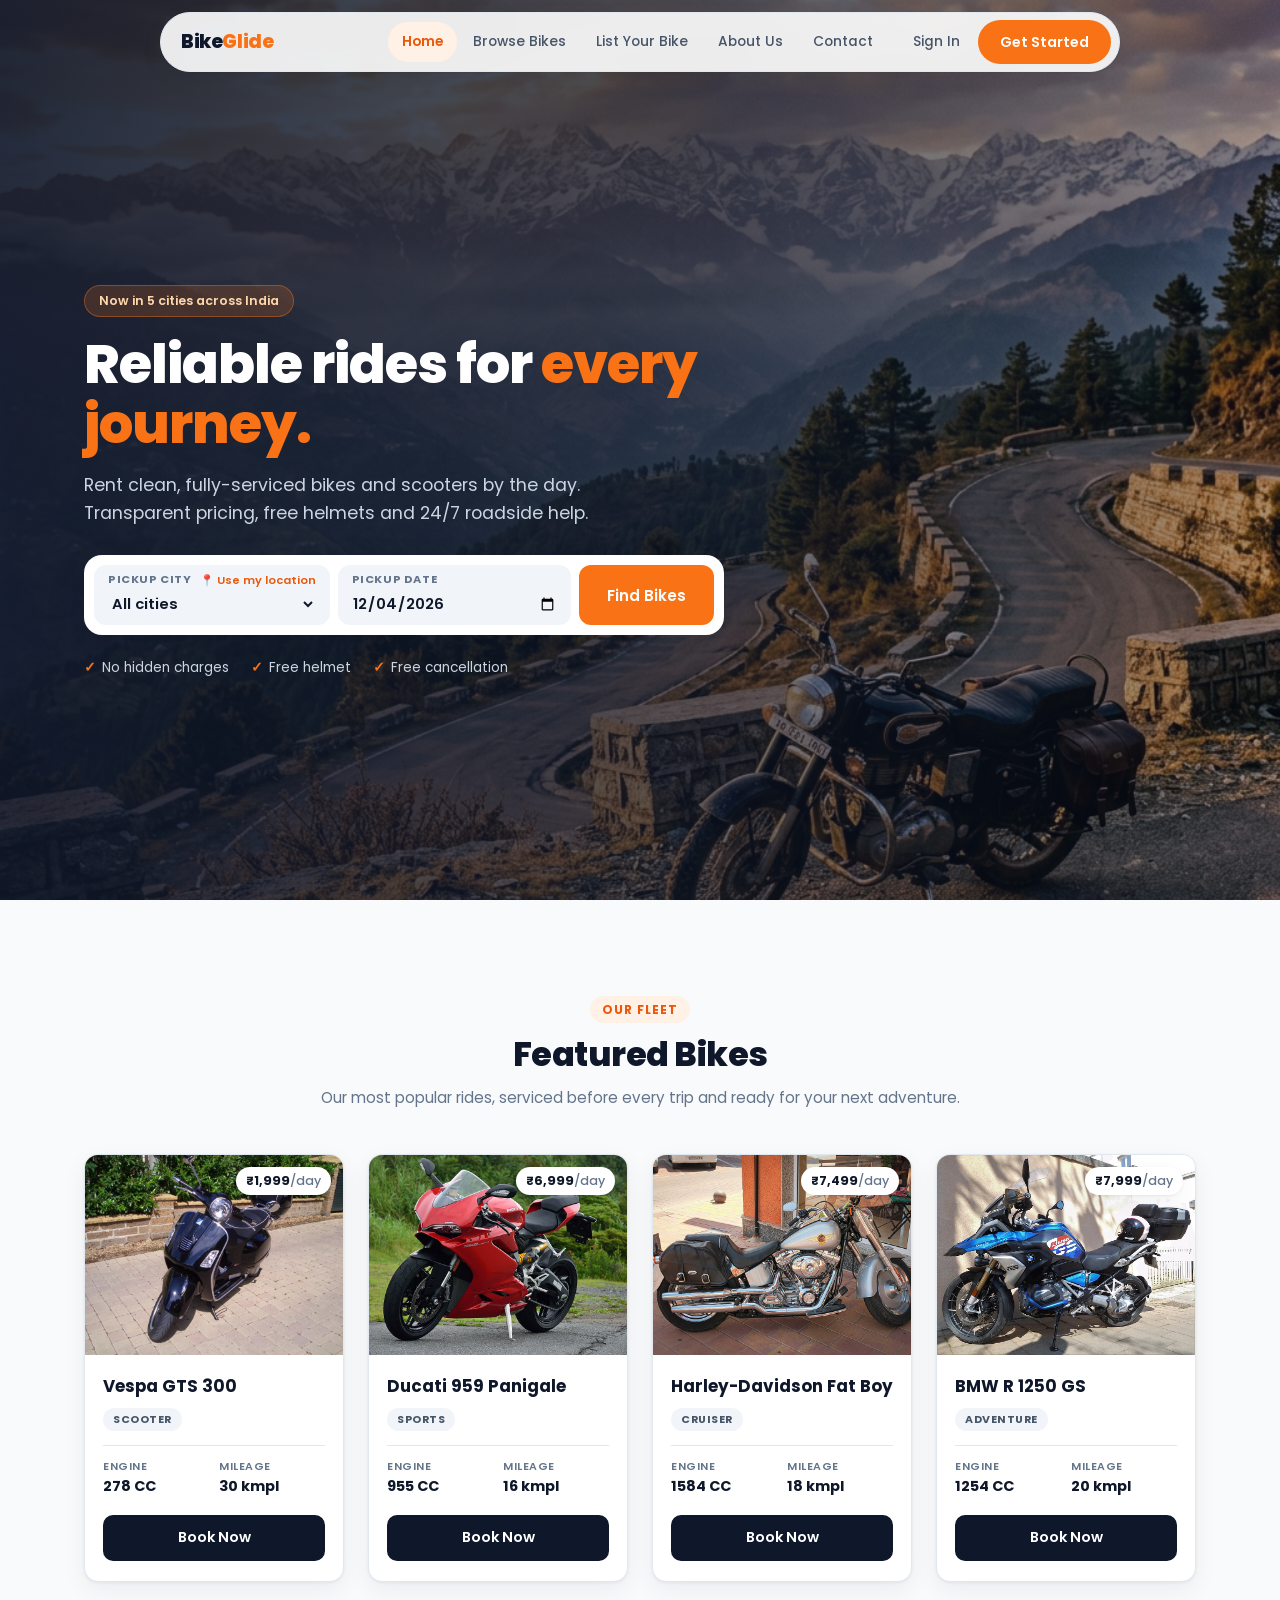
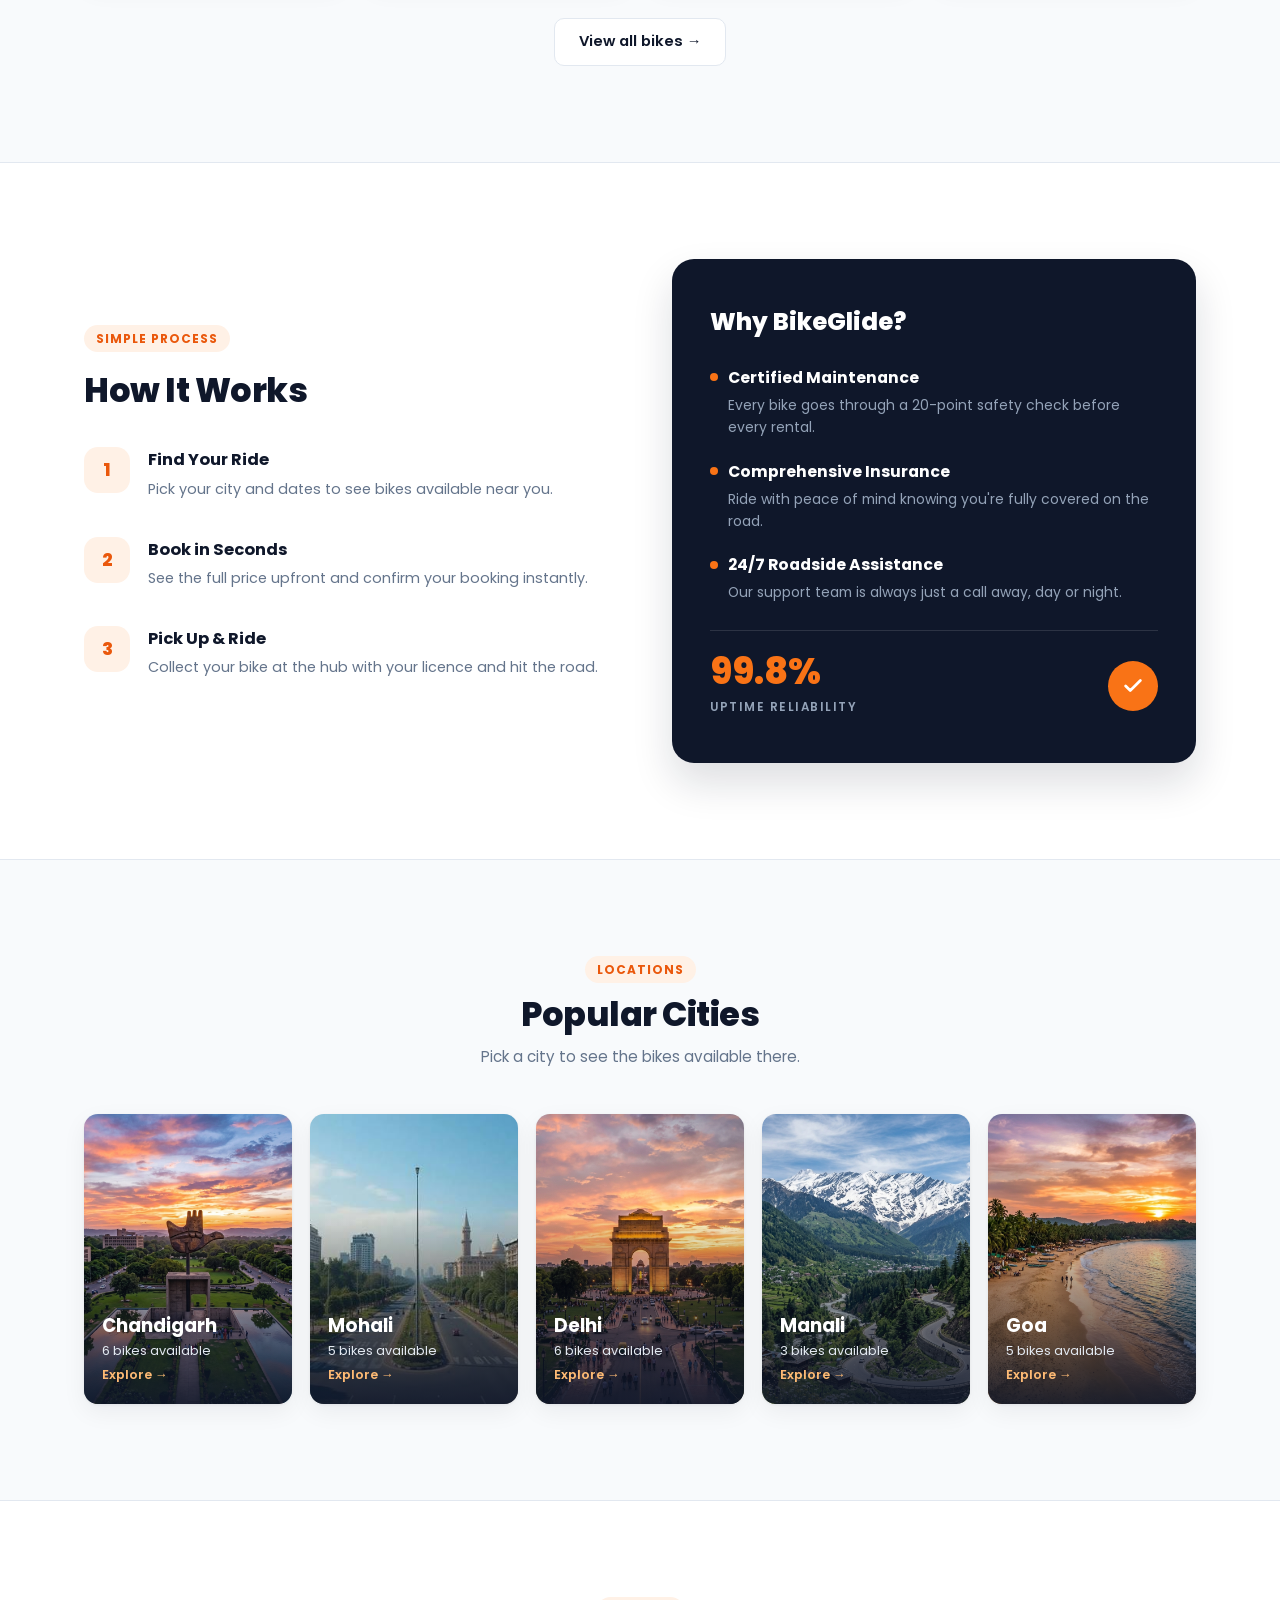
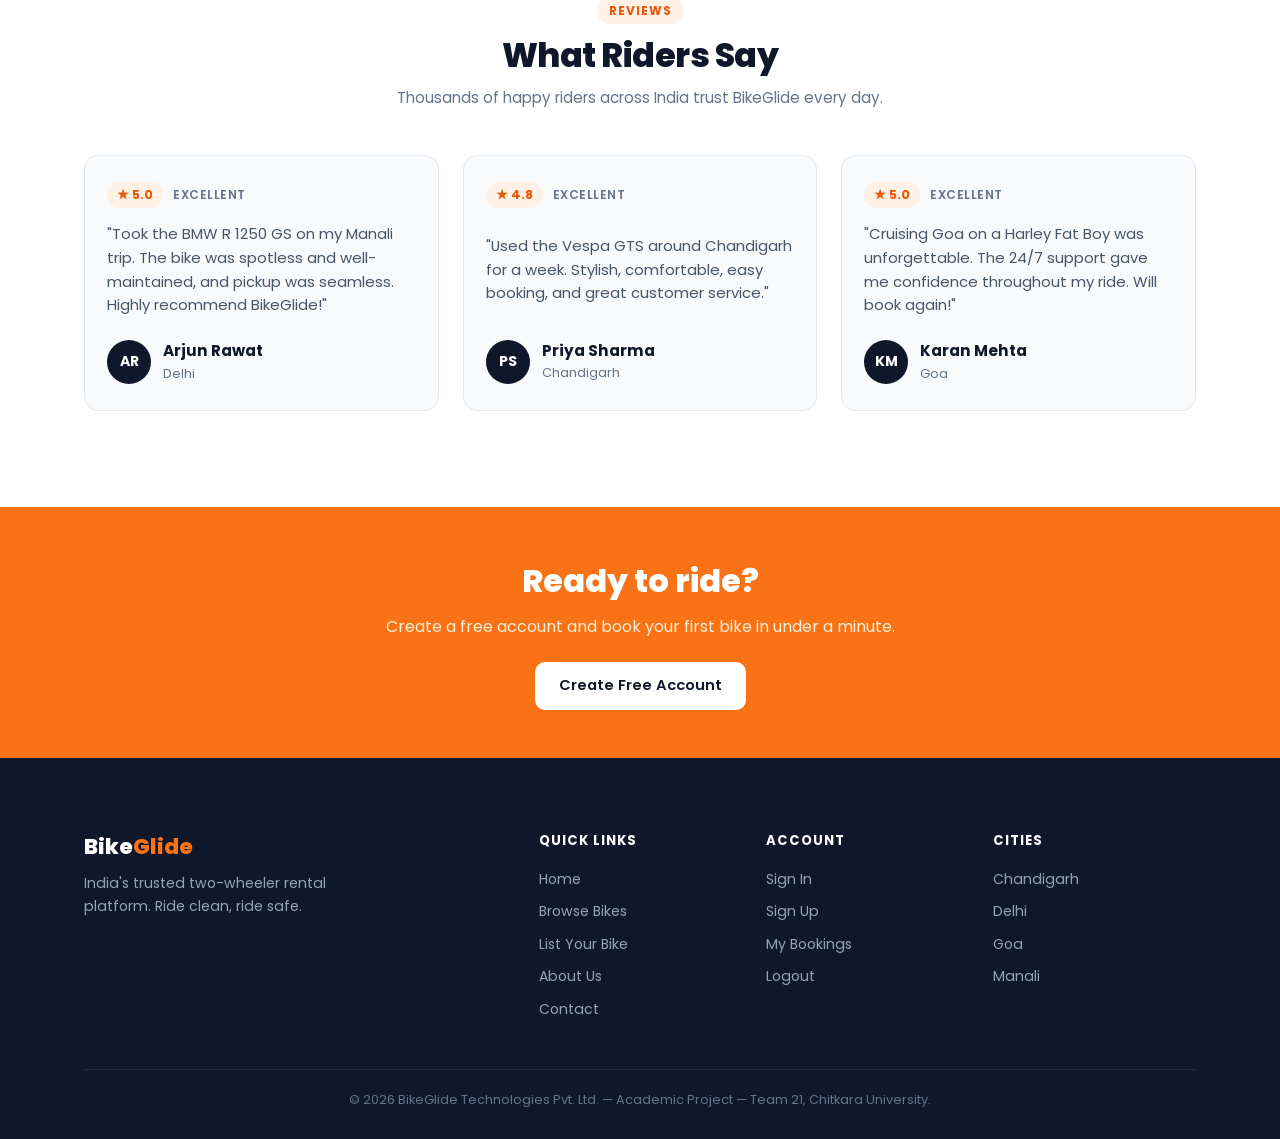
<file: index.html>
<!DOCTYPE html>
<html lang="en">
<head>
    <meta charset="UTF-8">
    <meta name="viewport" content="width=device-width, initial-scale=1.0">
    <!-- Backup redirect in case JavaScript is off or a photo hangs -->
    <meta http-equiv="refresh" content="10; url=home.html">
    <title>BikeGlide</title>

    <link rel="preconnect" href="https://fonts.googleapis.com">
    <link rel="preconnect" href="https://fonts.gstatic.com" crossorigin>
    <link href="https://fonts.googleapis.com/css2?family=Poppins:wght@400;700;800&display=swap" rel="stylesheet">

    <link rel="stylesheet" href="css/loading.css">
</head>
<body>
    <div class="loading-inner">
        <p class="loading-brand">Bike<span>Glide</span></p>
        <div class="bar-track">
            <div class="bar-fill"></div>
        </div>
        <p class="loading-tagline">Reliable Rides for Every Journey.</p>
        <a href="home.html" class="skip-link">Skip</a>
    </div>

    <script src="js/loading.js"></script>
</body>
</html>
</file>
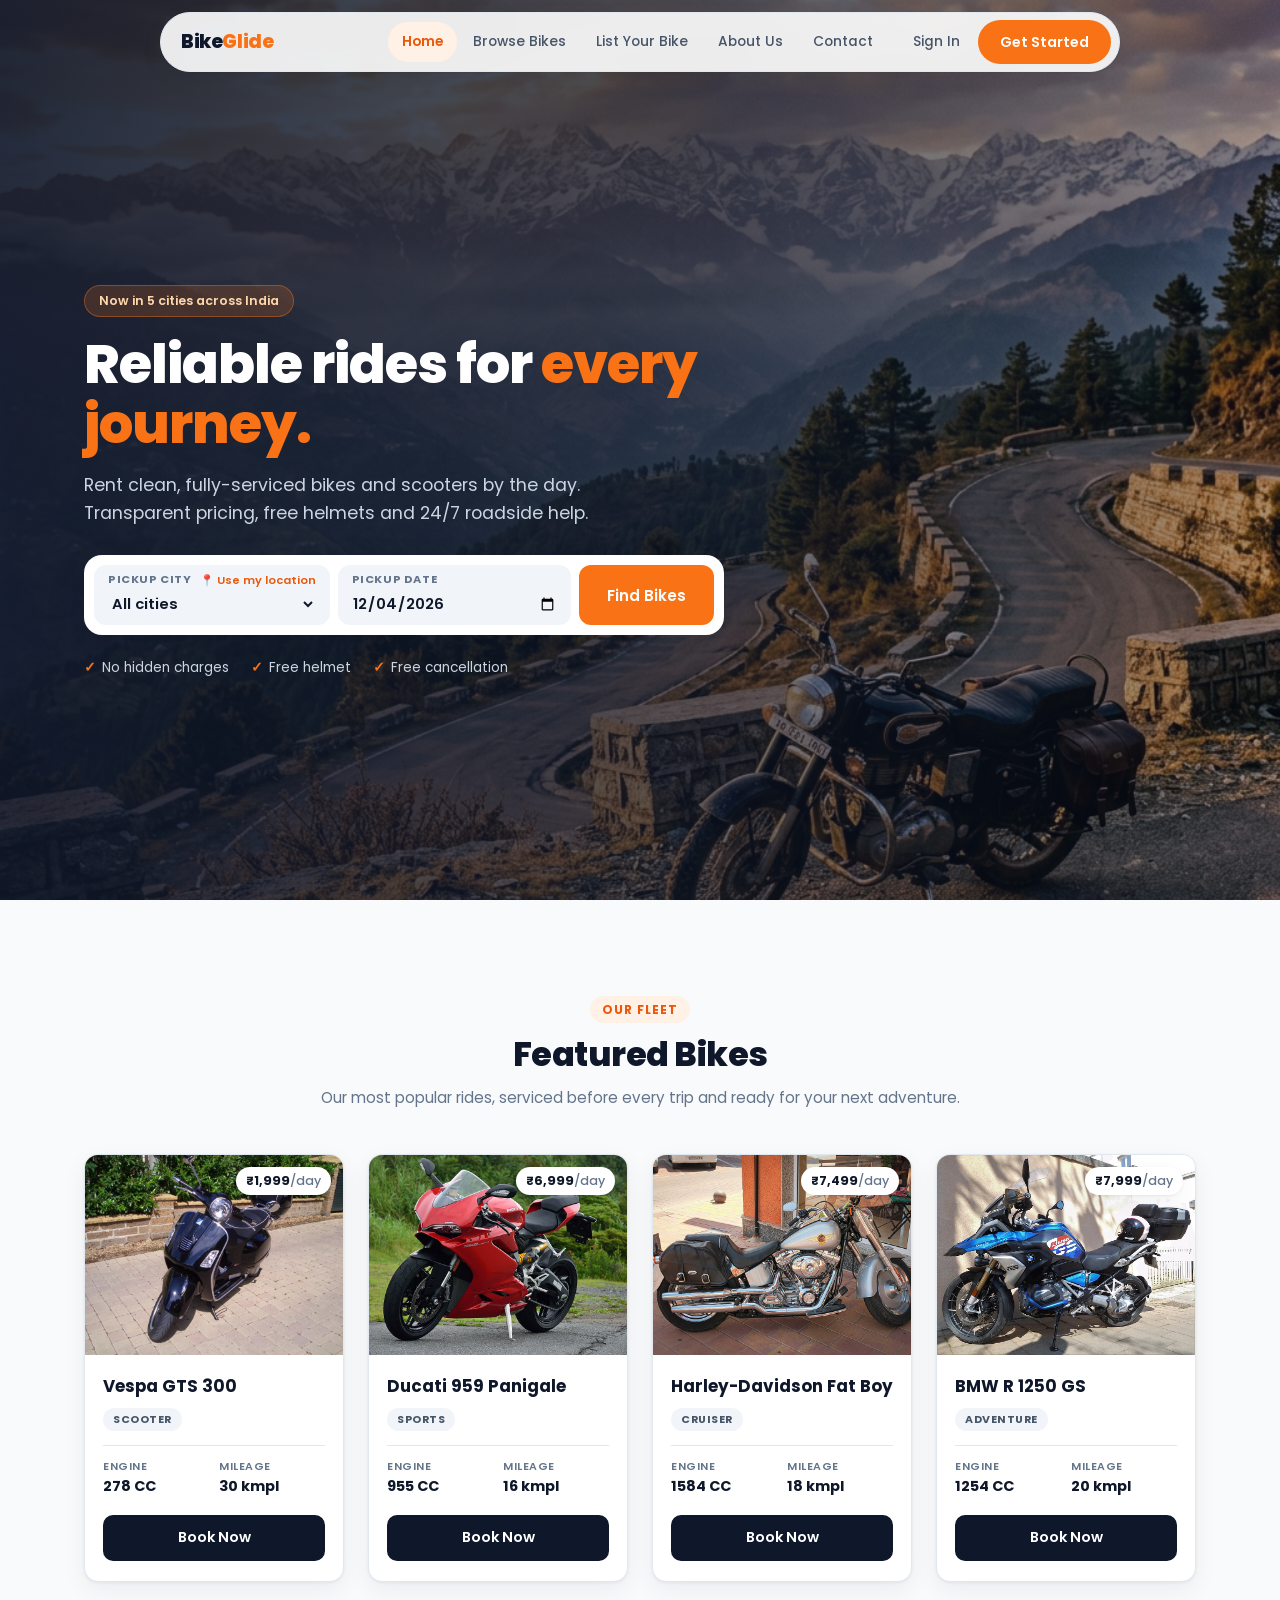
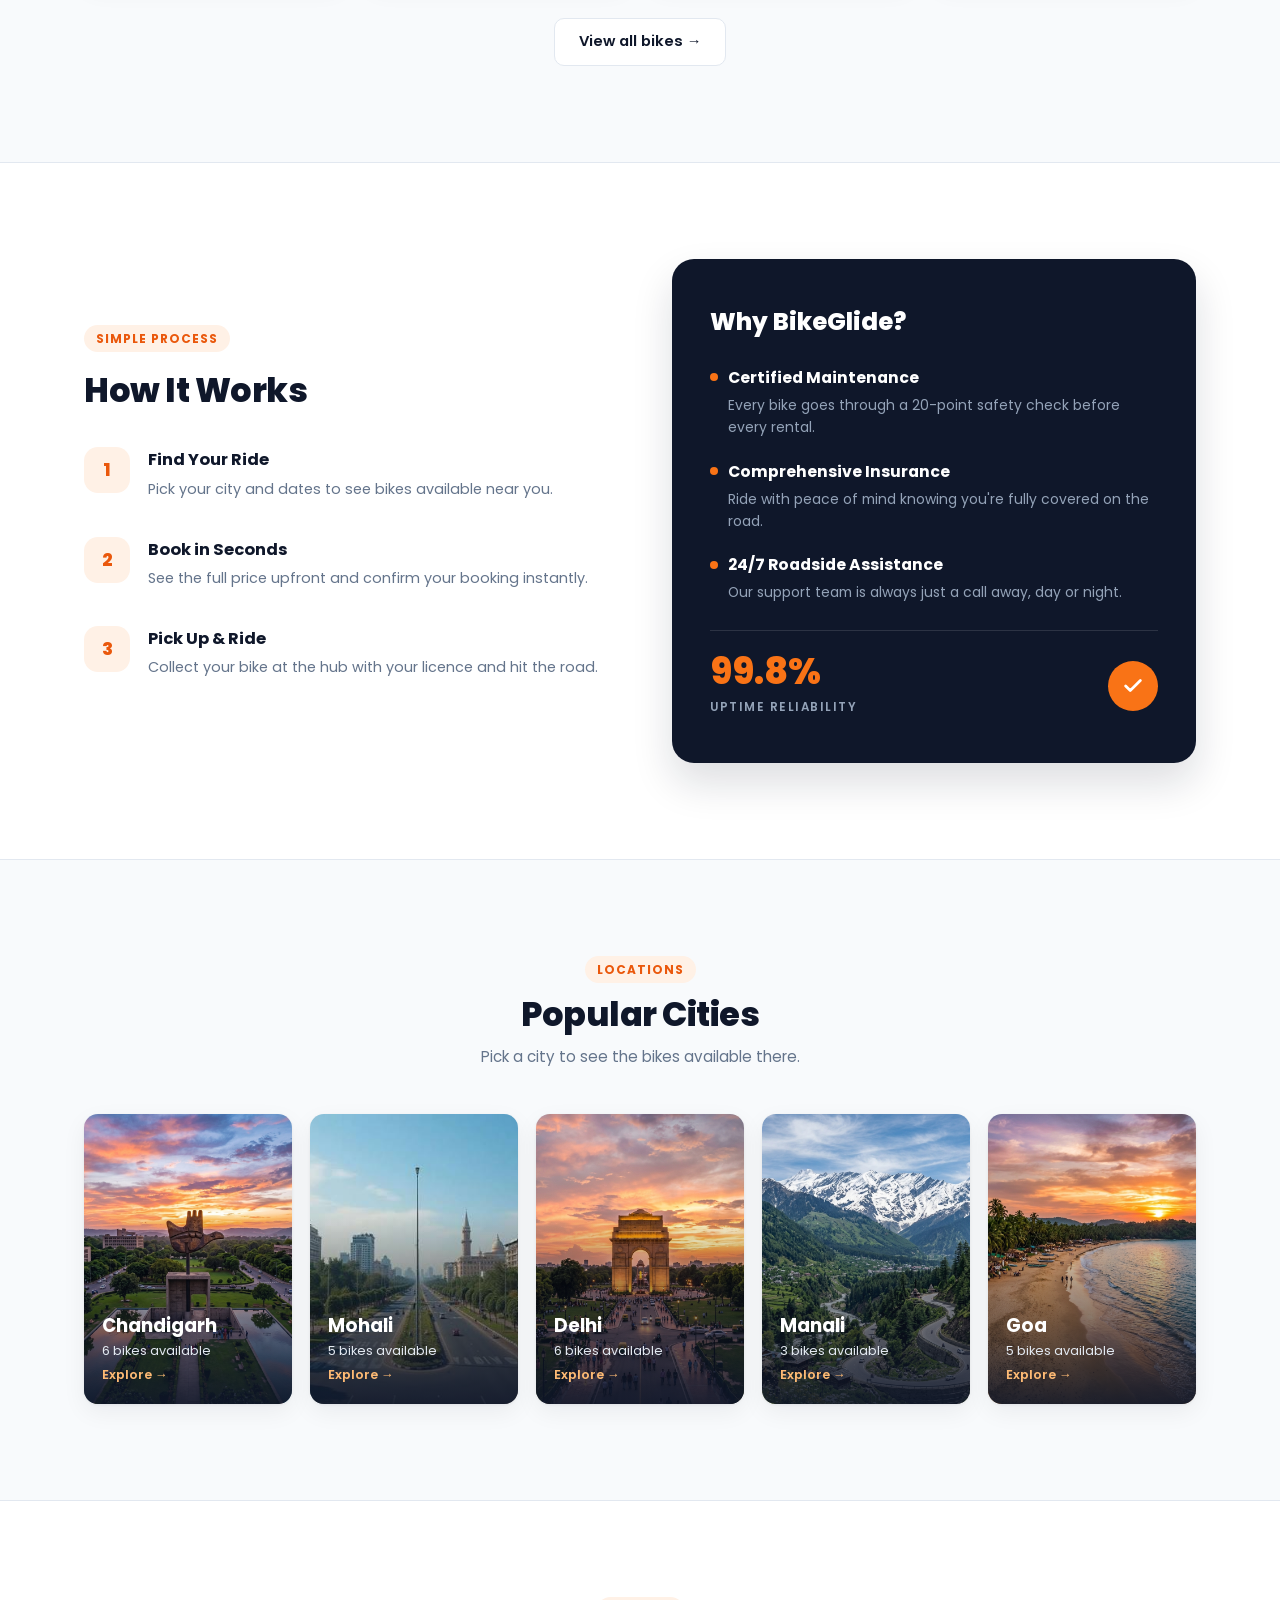
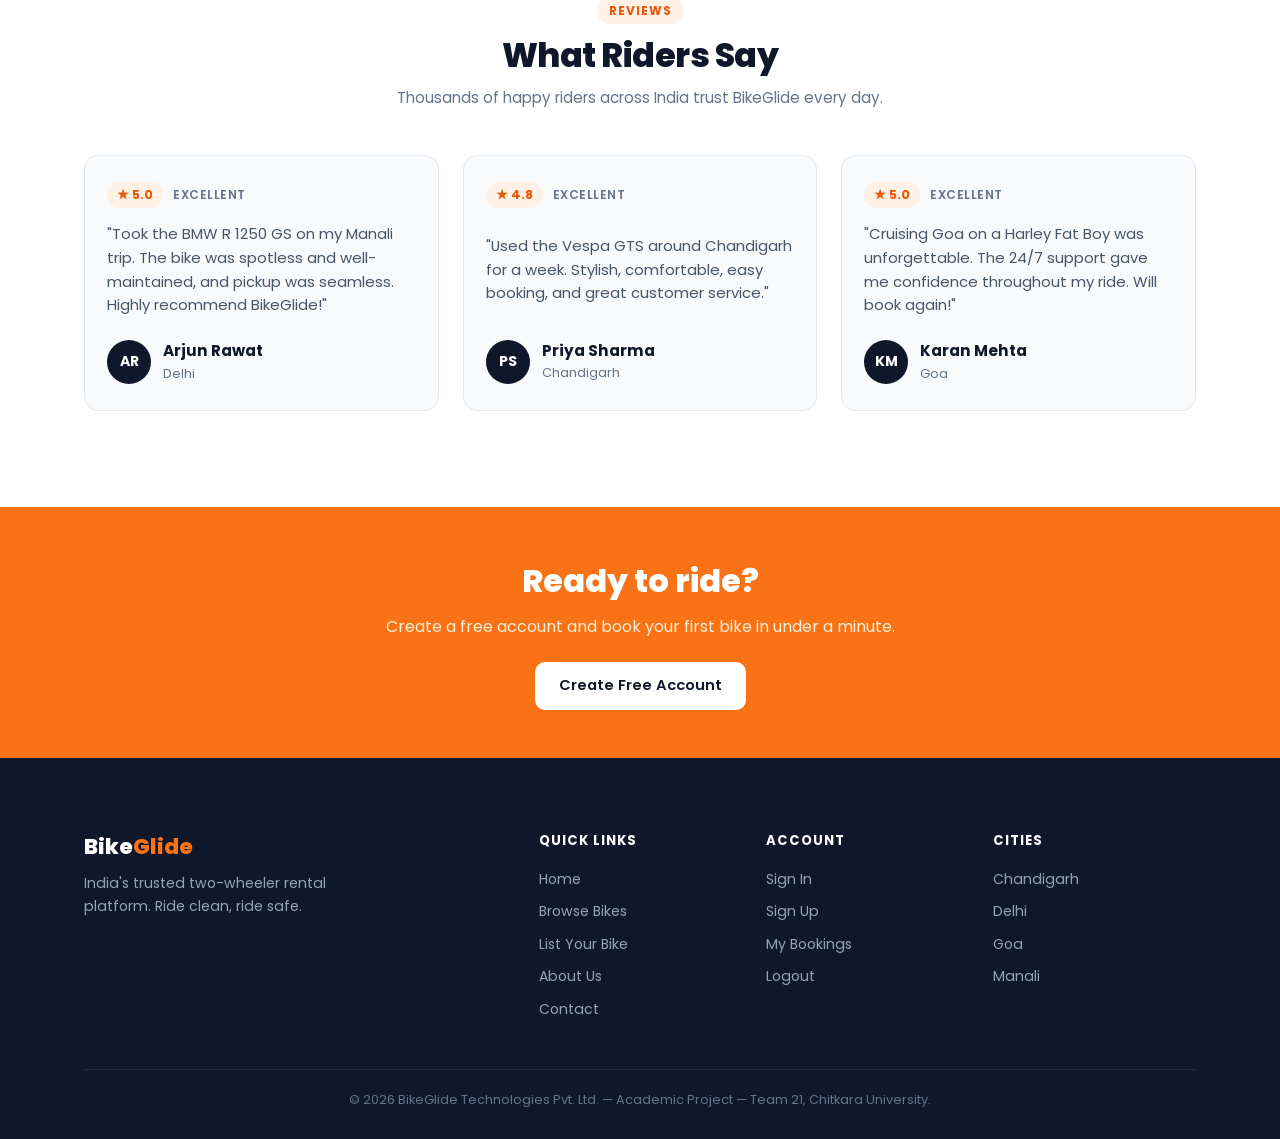
<file: home.html>
<!DOCTYPE html>
<html lang="en">
<head>
    <meta charset="UTF-8">
    <meta name="viewport" content="width=device-width, initial-scale=1.0">
    <meta name="description" content="BikeGlide - rent clean, well-maintained bikes and scooters across India.">
    <title>BikeGlide | Bike Rentals Across India</title>

    <link rel="preconnect" href="https://fonts.googleapis.com">
    <link rel="preconnect" href="https://fonts.gstatic.com" crossorigin>
    <link href="https://fonts.googleapis.com/css2?family=Poppins:wght@400;500;600;700;800&display=swap" rel="stylesheet">

    <link rel="stylesheet" href="css/base.css">
    <link rel="stylesheet" href="css/navbar.css">
    <link rel="stylesheet" href="css/hero.css">
    <link rel="stylesheet" href="css/bikes.css">
    <link rel="stylesheet" href="css/how-it-works.css">
    <link rel="stylesheet" href="css/cities.css">
    <link rel="stylesheet" href="css/testimonials.css">
    <link rel="stylesheet" href="css/footer.css">
</head>
<body>

    <nav class="navbar" id="navbar">
        <div class="container">
            <a href="home.html" class="nav-logo">Bike<span>Glide</span></a>

            <button type="button" id="nav-hamburger-btn" class="nav-hamburger" aria-label="Toggle navigation" aria-expanded="false">
                <span></span>
                <span></span>
                <span></span>
            </button>

            <div class="nav-menu" id="nav-menu">
                <div class="nav-center">
                    <a href="home.html" class="active">Home</a>
                    <a href="pages/bikes.html">Browse Bikes</a>
                    <a href="pages/list-bike.html">List Your Bike</a>
                    <a href="pages/about.html">About Us</a>
                    <a href="pages/contact.html">Contact</a>
                </div>
                <div class="nav-right">
                    <a href="pages/signin.html" class="nav-signin">Sign In</a>
                    <a href="pages/signin.html#signup" class="nav-btn">Get Started</a>
                </div>
            </div>
        </div>
    </nav>

    <main>

        <section class="hero" id="home">
            <img src="images/hero-bg.png" alt="" class="hero-bg">
            <div class="hero-overlay"></div>
            <div class="container hero-content">
                <span class="hero-badge">Now in 5 cities across India</span>
                <h1>Reliable rides for <span>every journey.</span></h1>
                <p>Rent clean, fully-serviced bikes and scooters by the day. Transparent pricing, free helmets and 24/7 roadside help.</p>

                <!-- Plain GET form: sends ?city=...&pickup=... to the bikes page -->
                <form class="hero-search" action="pages/bikes.html" method="get">
                    <div class="search-field">
                        <div class="field-head">
                            <label for="hero-city">Pickup City</label>
                            <button type="button" class="locate-btn" id="hero-locate">📍 Use my location</button>
                        </div>
                        <select id="hero-city" name="city">
                            <option value="all">All cities</option>
                            <option value="chandigarh">Chandigarh</option>
                            <option value="mohali">Mohali</option>
                            <option value="delhi">Delhi</option>
                            <option value="manali">Manali</option>
                            <option value="goa">Goa</option>
                        </select>
                    </div>
                    <div class="search-field">
                        <label for="hero-pickup">Pickup Date</label>
                        <input type="date" id="hero-pickup" name="pickup">
                    </div>
                    <button type="submit" class="search-btn">Find Bikes</button>
                </form>

                <ul class="hero-points">
                    <li>No hidden charges</li>
                    <li>Free helmet</li>
                    <li>Free cancellation</li>
                </ul>
            </div>
        </section>

        <section class="featured-bikes" id="bikes">
            <div class="container">
                <header class="header-block">
                    <span class="eyebrow">Our Fleet</span>
                    <h2 class="section-title">Featured Bikes</h2>
                    <p class="section-subtitle">Our most popular rides, serviced before every trip and ready for your next adventure.</p>
                </header>

                <div class="bikes-grid">

                    <article class="bike-card">
                        <span class="price-badge">&#8377;1,999<span>/day</span></span>
                        <div class="bike-img">
                            <img src="images/vespa-gts-300.jpg" alt="Vespa GTS 300 scooter bike">
                        </div>
                        <div class="bike-info">
                            <h3>Vespa GTS 300</h3>
                            <div class="bike-type">
                                <span class="type-tag">Scooter</span>
                            </div>
                            <div class="bike-specs">
                                <div class="spec-item">
                                    <span class="spec-label">Engine</span>
                                    <span class="spec-value">278 CC</span>
                                </div>
                                <div class="spec-item">
                                    <span class="spec-label">Mileage</span>
                                    <span class="spec-value">30 kmpl</span>
                                </div>
                            </div>
                            <a href="pages/bikes.html?book=vespa-gts" class="book-btn">Book Now</a>
                        </div>
                    </article>

                    <article class="bike-card">
                        <span class="price-badge">&#8377;6,999<span>/day</span></span>
                        <div class="bike-img">
                            <img src="images/ducati-panigale.jpg" alt="Ducati 959 Panigale sports bike">
                        </div>
                        <div class="bike-info">
                            <h3>Ducati 959 Panigale</h3>
                            <div class="bike-type">
                                <span class="type-tag">Sports</span>
                            </div>
                            <div class="bike-specs">
                                <div class="spec-item">
                                    <span class="spec-label">Engine</span>
                                    <span class="spec-value">955 CC</span>
                                </div>
                                <div class="spec-item">
                                    <span class="spec-label">Mileage</span>
                                    <span class="spec-value">16 kmpl</span>
                                </div>
                            </div>
                            <a href="pages/bikes.html?book=panigale-959" class="book-btn">Book Now</a>
                        </div>
                    </article>

                    <article class="bike-card">
                        <span class="price-badge">&#8377;7,499<span>/day</span></span>
                        <div class="bike-img">
                            <img src="images/harley-fat-boy.jpg" alt="Harley-Davidson Fat Boy cruiser bike">
                        </div>
                        <div class="bike-info">
                            <h3>Harley-Davidson Fat Boy</h3>
                            <div class="bike-type">
                                <span class="type-tag">Cruiser</span>
                            </div>
                            <div class="bike-specs">
                                <div class="spec-item">
                                    <span class="spec-label">Engine</span>
                                    <span class="spec-value">1584 CC</span>
                                </div>
                                <div class="spec-item">
                                    <span class="spec-label">Mileage</span>
                                    <span class="spec-value">18 kmpl</span>
                                </div>
                            </div>
                            <a href="pages/bikes.html?book=fat-boy" class="book-btn">Book Now</a>
                        </div>
                    </article>

                    <article class="bike-card">
                        <span class="price-badge">&#8377;7,999<span>/day</span></span>
                        <div class="bike-img">
                            <img src="images/bmw-r1250gs.jpg" alt="BMW R 1250 GS adventure bike">
                        </div>
                        <div class="bike-info">
                            <h3>BMW R 1250 GS</h3>
                            <div class="bike-type">
                                <span class="type-tag">Adventure</span>
                            </div>
                            <div class="bike-specs">
                                <div class="spec-item">
                                    <span class="spec-label">Engine</span>
                                    <span class="spec-value">1254 CC</span>
                                </div>
                                <div class="spec-item">
                                    <span class="spec-label">Mileage</span>
                                    <span class="spec-value">20 kmpl</span>
                                </div>
                            </div>
                            <a href="pages/bikes.html?book=r1250gs" class="book-btn">Book Now</a>
                        </div>
                    </article>

                </div>

                <div class="view-all">
                    <a href="pages/bikes.html" class="btn-secondary">View all bikes &rarr;</a>
                </div>
            </div>
        </section>

        <section class="combined-section" id="how-it-works">
            <div class="container">
                <div class="combined-grid">

                    <div class="steps-col">
                        <span class="eyebrow">Simple Process</span>
                        <h2>How It Works</h2>

                        <div class="step-item">
                            <span class="step-num">1</span>
                            <div class="step-text">
                                <h3>Find Your Ride</h3>
                                <p>Pick your city and dates to see bikes available near you.</p>
                            </div>
                        </div>

                        <div class="step-item">
                            <span class="step-num">2</span>
                            <div class="step-text">
                                <h3>Book in Seconds</h3>
                                <p>See the full price upfront and confirm your booking instantly.</p>
                            </div>
                        </div>

                        <div class="step-item">
                            <span class="step-num">3</span>
                            <div class="step-text">
                                <h3>Pick Up &amp; Ride</h3>
                                <p>Collect your bike at the hub with your licence and hit the road.</p>
                            </div>
                        </div>
                    </div>

                    <aside class="why-card" id="about-preview">
                        <h2>Why BikeGlide?</h2>

                        <div class="why-item">
                            <h4><span class="why-dot"></span> Certified Maintenance</h4>
                            <p>Every bike goes through a 20-point safety check before every rental.</p>
                        </div>

                        <div class="why-item">
                            <h4><span class="why-dot"></span> Comprehensive Insurance</h4>
                            <p>Ride with peace of mind knowing you're fully covered on the road.</p>
                        </div>

                        <div class="why-item">
                            <h4><span class="why-dot"></span> 24/7 Roadside Assistance</h4>
                            <p>Our support team is always just a call away, day or night.</p>
                        </div>

                        <div class="why-stat">
                            <div class="why-text">
                                <h3>99.8%</h3>
                                <span>Uptime Reliability</span>
                            </div>
                            <div class="stat-icon">
                                <svg viewBox="0 0 24 24" width="22" height="22" stroke="currentColor" stroke-width="3" fill="none" stroke-linecap="round" stroke-linejoin="round" aria-hidden="true">
                                    <polyline points="20 6 9 17 4 12"></polyline>
                                </svg>
                            </div>
                        </div>
                    </aside>

                </div>
            </div>
        </section>

        <section class="popular-cities" id="cities">
            <div class="container">
                <header class="header-block">
                    <span class="eyebrow">Locations</span>
                    <h2 class="section-title">Popular Cities</h2>
                    <p class="section-subtitle">Pick a city to see the bikes available there.</p>
                </header>

                <ul class="cities-grid">

                    <li class="city-card">
                        <a href="pages/bikes.html?city=chandigarh" class="city-link">
                            <img src="images/chandigarh.png" alt="Chandigarh city skyline" class="city-img">
                            <div class="scrim-layer"></div>
                            <div class="city-text">
                                <h3 class="city-label">Chandigarh</h3>
                                <span class="inventory-metric">6 bikes available</span>
                                <span class="city-cta">Explore &rarr;</span>
                            </div>
                        </a>
                    </li>

                    <li class="city-card">
                        <a href="pages/bikes.html?city=mohali" class="city-link">
                            <img src="images/mohali.jpg" alt="Mohali city view" class="city-img">
                            <div class="scrim-layer"></div>
                            <div class="city-text">
                                <h3 class="city-label">Mohali</h3>
                                <span class="inventory-metric">5 bikes available</span>
                                <span class="city-cta">Explore &rarr;</span>
                            </div>
                        </a>
                    </li>

                    <li class="city-card">
                        <a href="pages/bikes.html?city=delhi" class="city-link">
                            <img src="images/delhi.png" alt="Delhi city view" class="city-img">
                            <div class="scrim-layer"></div>
                            <div class="city-text">
                                <h3 class="city-label">Delhi</h3>
                                <span class="inventory-metric">6 bikes available</span>
                                <span class="city-cta">Explore &rarr;</span>
                            </div>
                        </a>
                    </li>

                    <li class="city-card">
                        <a href="pages/bikes.html?city=manali" class="city-link">
                            <img src="images/manali.png" alt="Manali mountain landscape" class="city-img">
                            <div class="scrim-layer"></div>
                            <div class="city-text">
                                <h3 class="city-label">Manali</h3>
                                <span class="inventory-metric">3 bikes available</span>
                                <span class="city-cta">Explore &rarr;</span>
                            </div>
                        </a>
                    </li>

                    <li class="city-card">
                        <a href="pages/bikes.html?city=goa" class="city-link">
                            <img src="images/goa.png" alt="Goa beach landscape" class="city-img">
                            <div class="scrim-layer"></div>
                            <div class="city-text">
                                <h3 class="city-label">Goa</h3>
                                <span class="inventory-metric">5 bikes available</span>
                                <span class="city-cta">Explore &rarr;</span>
                            </div>
                        </a>
                    </li>

                </ul>
            </div>
        </section>

        <section class="testimonials" id="testimonials">
            <div class="container">
                <header class="header-block">
                    <span class="eyebrow">Reviews</span>
                    <h2 class="section-title">What Riders Say</h2>
                    <p class="section-subtitle">Thousands of happy riders across India trust BikeGlide every day.</p>
                </header>

                <div class="testimonials-grid">

                    <article class="testimonial-card">
                        <div class="rating-stars">
                            <span class="star-badge">★ 5.0</span>
                            <span class="rating-label">Excellent</span>
                        </div>
                        <p class="review-text">"Took the BMW R 1250 GS on my Manali trip. The bike was spotless and well-maintained, and pickup was seamless. Highly recommend BikeGlide!"</p>
                        <div class="reviewer-meta">
                            <div class="avatar-circle" aria-hidden="true">AR</div>
                            <div class="reviewer-details">
                                <span class="reviewer-name">Arjun Rawat</span>
                                <span class="reviewer-location">Delhi</span>
                            </div>
                        </div>
                    </article>

                    <article class="testimonial-card">
                        <div class="rating-stars">
                            <span class="star-badge">★ 4.8</span>
                            <span class="rating-label">Excellent</span>
                        </div>
                        <p class="review-text">"Used the Vespa GTS around Chandigarh for a week. Stylish, comfortable, easy booking, and great customer service."</p>
                        <div class="reviewer-meta">
                            <div class="avatar-circle" aria-hidden="true">PS</div>
                            <div class="reviewer-details">
                                <span class="reviewer-name">Priya Sharma</span>
                                <span class="reviewer-location">Chandigarh</span>
                            </div>
                        </div>
                    </article>

                    <article class="testimonial-card">
                        <div class="rating-stars">
                            <span class="star-badge">★ 5.0</span>
                            <span class="rating-label">Excellent</span>
                        </div>
                        <p class="review-text">"Cruising Goa on a Harley Fat Boy was unforgettable. The 24/7 support gave me confidence throughout my ride. Will book again!"</p>
                        <div class="reviewer-meta">
                            <div class="avatar-circle" aria-hidden="true">KM</div>
                            <div class="reviewer-details">
                                <span class="reviewer-name">Karan Mehta</span>
                                <span class="reviewer-location">Goa</span>
                            </div>
                        </div>
                    </article>

                </div>
            </div>
        </section>

        <!-- Text and button are swapped by js/main.js when the user is signed in -->
        <section class="cta-band">
            <div class="container">
                <h2 id="cta-title">Ready to ride?</h2>
                <p id="cta-text">Create a free account and book your first bike in under a minute.</p>
                <a href="pages/signin.html#signup" class="btn-secondary" id="cta-btn">Create Free Account</a>
            </div>
        </section>

    </main>

    <footer class="footer" id="contact-footer">
        <div class="container">
            <div class="footer-content">
                <div class="brand-block">
                    <p class="footer-brand">Bike<span>Glide</span></p>
                    <p class="footer-tagline">India's trusted two-wheeler rental platform. Ride clean, ride safe.</p>
                </div>

                <nav class="footer-links" aria-label="Footer navigation">
                    <div class="footer-col">
                        <h4>Quick Links</h4>
                        <a href="home.html">Home</a>
                        <a href="pages/bikes.html">Browse Bikes</a>
                        <a href="pages/list-bike.html">List Your Bike</a>
                        <a href="pages/about.html">About Us</a>
                        <a href="pages/contact.html">Contact</a>
                    </div>
                    <div class="footer-col">
                        <h4>Account</h4>
                        <a href="pages/signin.html">Sign In</a>
                        <a href="pages/signin.html#signup">Sign Up</a>
                        <a href="pages/bookings.html">My Bookings</a>
                        <a href="pages/logout.html">Logout</a>
                    </div>
                    <div class="footer-col">
                        <h4>Cities</h4>
                        <a href="pages/bikes.html?city=chandigarh">Chandigarh</a>
                        <a href="pages/bikes.html?city=delhi">Delhi</a>
                        <a href="pages/bikes.html?city=goa">Goa</a>
                        <a href="pages/bikes.html?city=manali">Manali</a>
                    </div>
                </nav>
            </div>

            <div class="footer-bottom">
                <p>&copy; 2026 BikeGlide Technologies Pvt. Ltd. &mdash; Academic Project &mdash; Team 21, Chitkara University.</p>
            </div>
        </div>
    </footer>

    <script src="js/data.js"></script>
    <script src="js/main.js"></script>
</body>
</html>
</file>
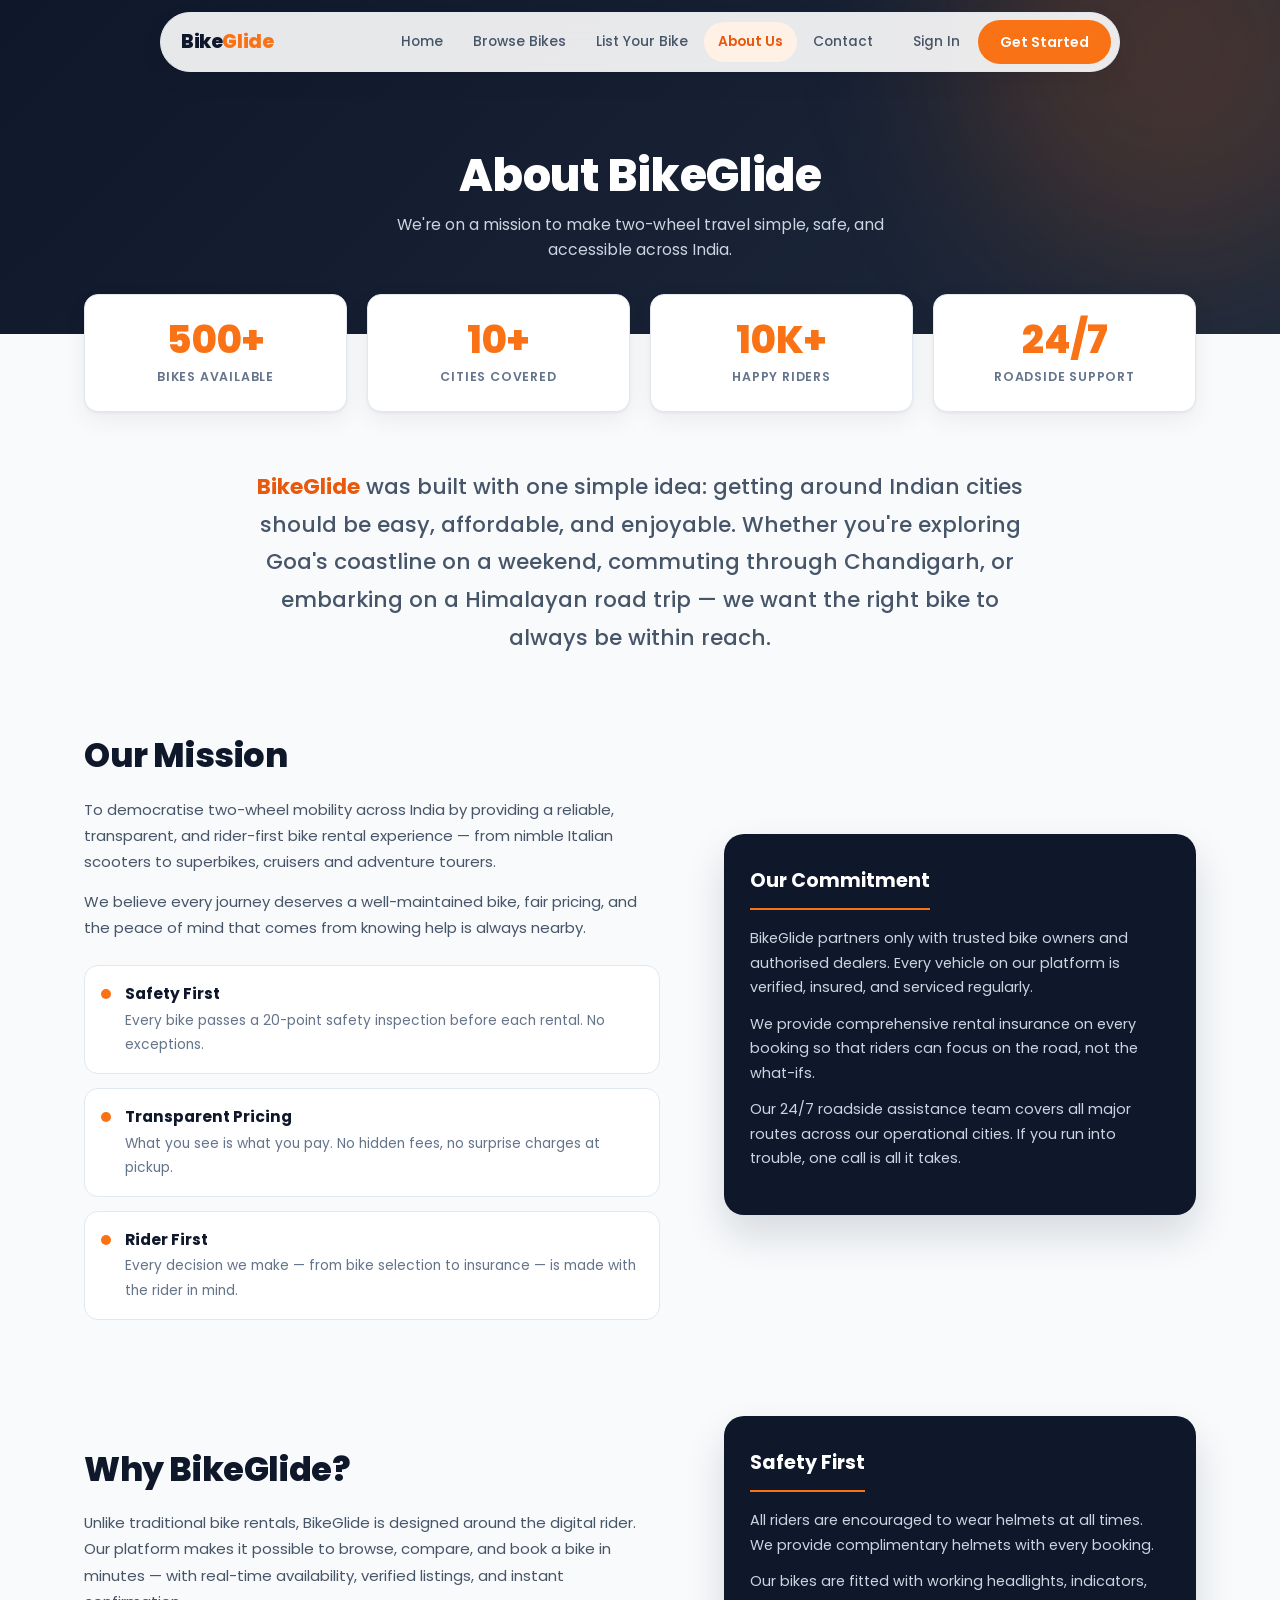
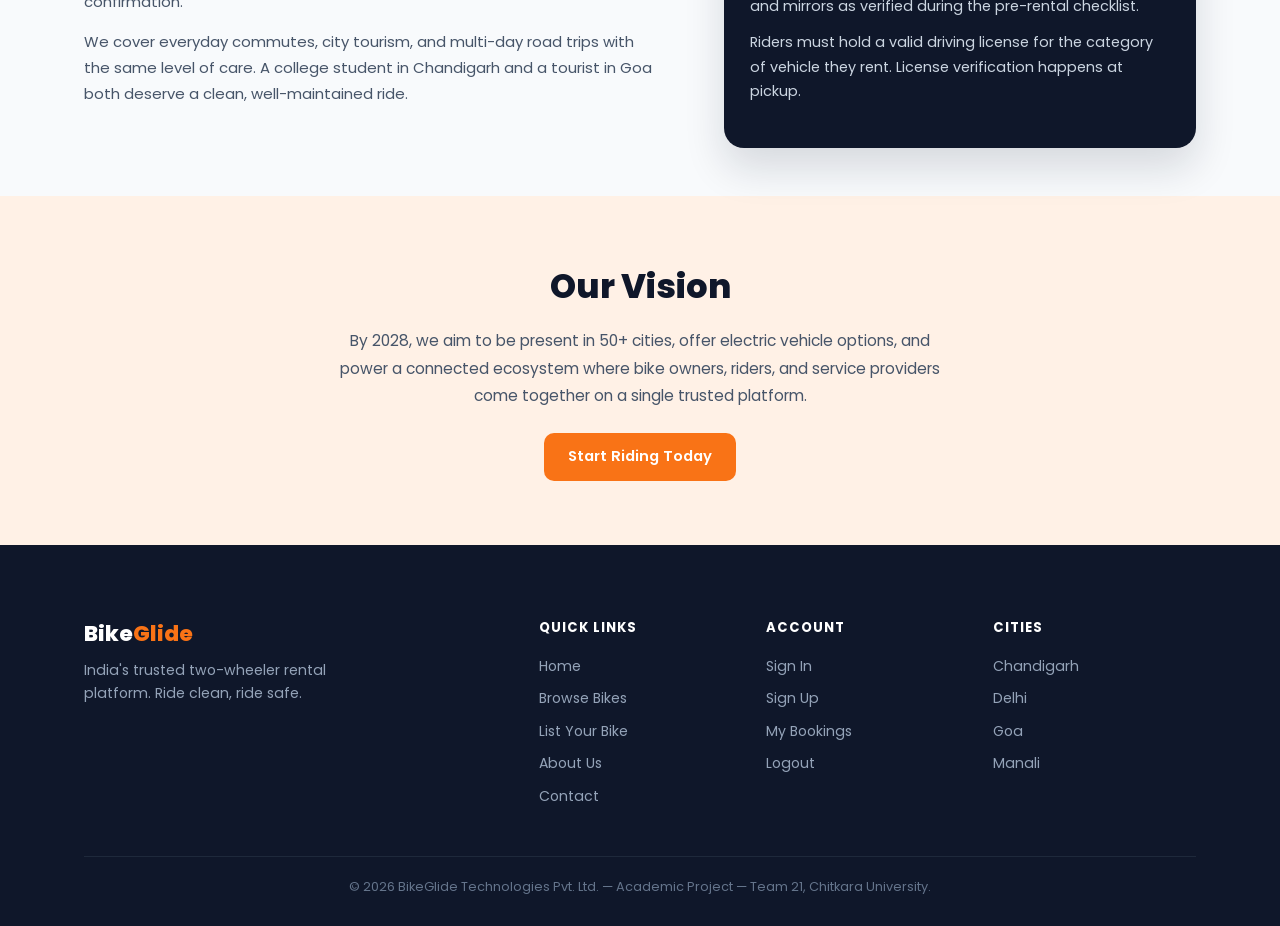
<file: pages/about.html>
<!DOCTYPE html>
<html lang="en">
<head>
    <meta charset="UTF-8">
    <meta name="viewport" content="width=device-width, initial-scale=1.0">
    <title>About Us | BikeGlide</title>

    <link rel="preconnect" href="https://fonts.googleapis.com">
    <link rel="preconnect" href="https://fonts.gstatic.com" crossorigin>
    <link href="https://fonts.googleapis.com/css2?family=Poppins:wght@400;500;600;700;800&display=swap" rel="stylesheet">

    <link rel="stylesheet" href="../css/base.css">
    <link rel="stylesheet" href="../css/navbar.css">
    <link rel="stylesheet" href="../css/pages.css">
    <link rel="stylesheet" href="../css/about.css">
    <link rel="stylesheet" href="../css/footer.css">
</head>
<body>

    <nav class="navbar" id="navbar">
        <div class="container">
            <a href="../home.html" class="nav-logo">Bike<span>Glide</span></a>

            <button type="button" id="nav-hamburger-btn" class="nav-hamburger" aria-label="Toggle navigation" aria-expanded="false">
                <span></span>
                <span></span>
                <span></span>
            </button>

            <div class="nav-menu" id="nav-menu">
                <div class="nav-center">
                    <a href="../home.html">Home</a>
                    <a href="bikes.html">Browse Bikes</a>
                    <a href="list-bike.html">List Your Bike</a>
                    <a href="about.html" class="active">About Us</a>
                    <a href="contact.html">Contact</a>
                </div>
                <div class="nav-right">
                    <a href="signin.html" class="nav-signin">Sign In</a>
                    <a href="signin.html#signup" class="nav-btn">Get Started</a>
                </div>
            </div>
        </div>
    </nav>

    <main class="page-main">

        <header class="page-hero">
            <div class="container">
                <h1>About BikeGlide</h1>
                <p>We're on a mission to make two-wheel travel simple, safe, and accessible across India.</p>
            </div>
        </header>

        <section class="stats-overlap" aria-label="BikeGlide statistics">
            <div class="container">
                <div class="stats-grid">
                    <div class="stat-card">
                        <h3 data-count="500" data-suffix="+">500+</h3>
                        <p>Bikes Available</p>
                    </div>
                    <div class="stat-card">
                        <h3 data-count="10" data-suffix="+">10+</h3>
                        <p>Cities Covered</p>
                    </div>
                    <div class="stat-card">
                        <h3 data-count="10" data-suffix="K+">10K+</h3>
                        <p>Happy Riders</p>
                    </div>
                    <div class="stat-card">
                        <h3>24/7</h3>
                        <p>Roadside Support</p>
                    </div>
                </div>
            </div>
        </section>

        <section class="mission-block" aria-label="Our mission">
            <div class="container">
                <p class="mission-text">
                    <strong>BikeGlide</strong> was built with one simple idea: getting around Indian cities should be
                    easy, affordable, and enjoyable. Whether you're exploring Goa's coastline on a weekend,
                    commuting through Chandigarh, or embarking on a Himalayan road trip —
                    we want the right bike to always be within reach.
                </p>
            </div>
        </section>

        <section aria-label="Our values and commitment">
            <div class="container">

                <div class="about-grid">
                    <div class="about-text">
                        <h2>Our Mission</h2>
                        <p>
                            To democratise two-wheel mobility across India by providing a reliable,
                            transparent, and rider-first bike rental experience — from nimble Italian
                            scooters to superbikes, cruisers and adventure tourers.
                        </p>
                        <p>
                            We believe every journey deserves a well-maintained bike, fair pricing,
                            and the peace of mind that comes from knowing help is always nearby.
                        </p>

                        <ul class="values-list" aria-label="Our core values">
                            <li>
                                <span class="value-dot" aria-hidden="true"></span>
                                <div>
                                    <h4>Safety First</h4>
                                    <p>Every bike passes a 20-point safety inspection before each rental. No exceptions.</p>
                                </div>
                            </li>
                            <li>
                                <span class="value-dot" aria-hidden="true"></span>
                                <div>
                                    <h4>Transparent Pricing</h4>
                                    <p>What you see is what you pay. No hidden fees, no surprise charges at pickup.</p>
                                </div>
                            </li>
                            <li>
                                <span class="value-dot" aria-hidden="true"></span>
                                <div>
                                    <h4>Rider First</h4>
                                    <p>Every decision we make — from bike selection to insurance — is made with the rider in mind.</p>
                                </div>
                            </li>
                        </ul>
                    </div>

                    <aside class="commitment-card" aria-label="Our commitment">
                        <h3>Our Commitment</h3>
                        <p>
                            BikeGlide partners only with trusted bike owners and authorised dealers.
                            Every vehicle on our platform is verified, insured, and serviced regularly.
                        </p>
                        <p>
                            We provide comprehensive rental insurance on every booking so that riders
                            can focus on the road, not the what-ifs.
                        </p>
                        <p>
                            Our 24/7 roadside assistance team covers all major routes across our
                            operational cities. If you run into trouble, one call is all it takes.
                        </p>
                    </aside>
                </div>

                <div class="about-grid">
                    <div class="about-text">
                        <h2>Why BikeGlide?</h2>
                        <p>
                            Unlike traditional bike rentals, BikeGlide is designed around the digital
                            rider. Our platform makes it possible to browse, compare, and book a bike
                            in minutes — with real-time availability, verified listings, and instant
                            confirmation.
                        </p>
                        <p>
                            We cover everyday commutes, city tourism, and multi-day road trips with
                            the same level of care. A college student in Chandigarh and a tourist in
                            Goa both deserve a clean, well-maintained ride.
                        </p>
                    </div>

                    <aside class="commitment-card" aria-label="Safety information">
                        <h3>Safety First</h3>
                        <p>
                            All riders are encouraged to wear helmets at all times. We provide
                            complimentary helmets with every booking.
                        </p>
                        <p>
                            Our bikes are fitted with working headlights, indicators, and mirrors
                            as verified during the pre-rental checklist.
                        </p>
                        <p>
                            Riders must hold a valid driving license for the category of vehicle
                            they rent. License verification happens at pickup.
                        </p>
                    </aside>
                </div>

            </div>
        </section>

        <section class="vision-band" aria-label="Our vision">
            <div class="container">
                <h2>Our Vision</h2>
                <p>
                    By 2028, we aim to be present in 50+ cities, offer electric vehicle options,
                    and power a connected ecosystem where bike owners, riders, and service providers
                    come together on a single trusted platform.
                </p>
                <a href="bikes.html" class="btn-primary">Start Riding Today</a>
            </div>
        </section>

    </main>

    <footer class="footer">
        <div class="container">
            <div class="footer-content">
                <div class="brand-block">
                    <p class="footer-brand">Bike<span>Glide</span></p>
                    <p class="footer-tagline">India's trusted two-wheeler rental platform. Ride clean, ride safe.</p>
                </div>
                <nav class="footer-links" aria-label="Footer navigation">
                    <div class="footer-col">
                        <h4>Quick Links</h4>
                        <a href="../home.html">Home</a>
                        <a href="bikes.html">Browse Bikes</a>
                        <a href="list-bike.html">List Your Bike</a>
                        <a href="about.html">About Us</a>
                        <a href="contact.html">Contact</a>
                    </div>
                    <div class="footer-col">
                        <h4>Account</h4>
                        <a href="signin.html">Sign In</a>
                        <a href="signin.html#signup">Sign Up</a>
                        <a href="bookings.html">My Bookings</a>
                        <a href="logout.html">Logout</a>
                    </div>
                    <div class="footer-col">
                        <h4>Cities</h4>
                        <a href="bikes.html?city=chandigarh">Chandigarh</a>
                        <a href="bikes.html?city=delhi">Delhi</a>
                        <a href="bikes.html?city=goa">Goa</a>
                        <a href="bikes.html?city=manali">Manali</a>
                    </div>
                </nav>
            </div>
            <div class="footer-bottom">
                <p>&copy; 2026 BikeGlide Technologies Pvt. Ltd. &mdash; Academic Project &mdash; Team 21, Chitkara University.</p>
            </div>
        </div>
    </footer>

    <script src="../js/main.js"></script>
</body>
</html>
</file>
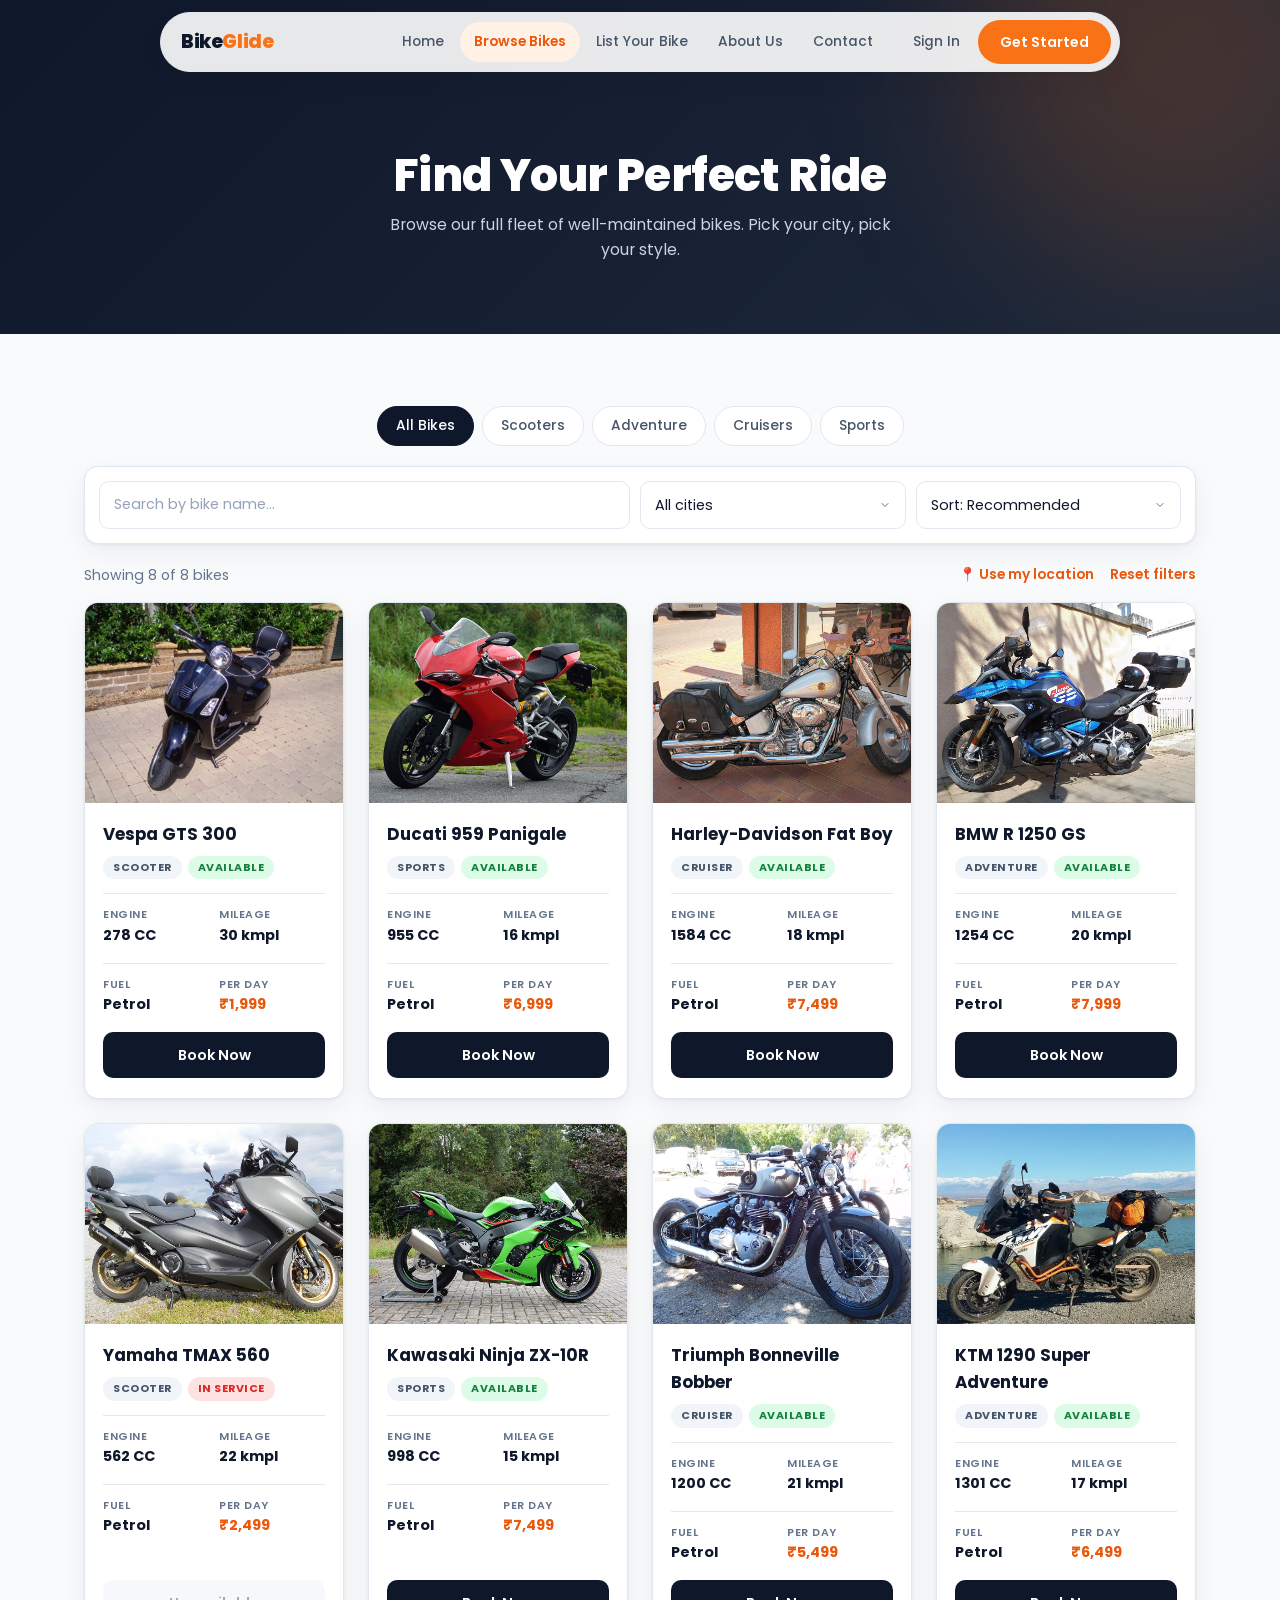
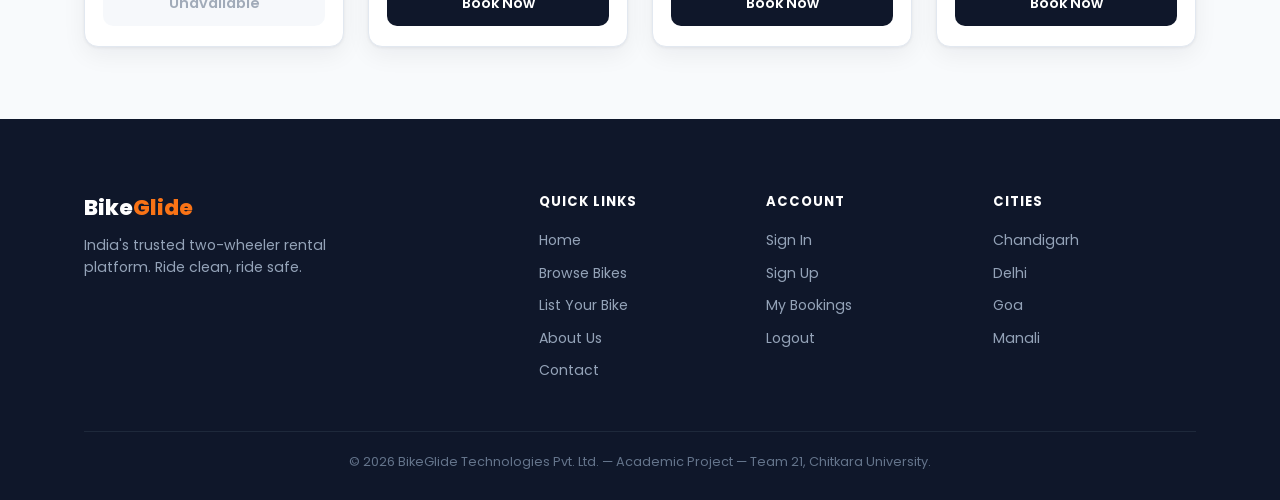
<file: pages/bikes.html>
<!DOCTYPE html>
<html lang="en">
<head>
    <meta charset="UTF-8">
    <meta name="viewport" content="width=device-width, initial-scale=1.0">
    <title>Browse Bikes | BikeGlide</title>

    <link rel="preconnect" href="https://fonts.googleapis.com">
    <link rel="preconnect" href="https://fonts.gstatic.com" crossorigin>
    <link href="https://fonts.googleapis.com/css2?family=Poppins:wght@400;500;600;700;800&display=swap" rel="stylesheet">

    <link rel="stylesheet" href="../css/base.css">
    <link rel="stylesheet" href="../css/navbar.css">
    <link rel="stylesheet" href="../css/pages.css">
    <link rel="stylesheet" href="../css/bikes.css">
    <link rel="stylesheet" href="../css/app.css">
    <link rel="stylesheet" href="../css/footer.css">
</head>
<body>

    <nav class="navbar" id="navbar">
        <div class="container">
            <a href="../home.html" class="nav-logo">Bike<span>Glide</span></a>

            <button type="button" id="nav-hamburger-btn" class="nav-hamburger" aria-label="Toggle navigation" aria-expanded="false">
                <span></span>
                <span></span>
                <span></span>
            </button>

            <div class="nav-menu" id="nav-menu">
                <div class="nav-center">
                    <a href="../home.html">Home</a>
                    <a href="bikes.html" class="active">Browse Bikes</a>
                    <a href="list-bike.html">List Your Bike</a>
                    <a href="about.html">About Us</a>
                    <a href="contact.html">Contact</a>
                </div>
                <div class="nav-right">
                    <a href="signin.html" class="nav-signin">Sign In</a>
                    <a href="signin.html#signup" class="nav-btn">Get Started</a>
                </div>
            </div>
        </div>
    </nav>

    <main class="page-main">

        <header class="page-hero">
            <div class="container">
                <h1>Find Your Perfect Ride</h1>
                <p>Browse our full fleet of well-maintained bikes. Pick your city, pick your style.</p>
            </div>
        </header>

        <section class="section-padded" aria-label="Bike listings">
            <div class="container">

                <div class="category-tabs" aria-label="Bike categories">
                    <button type="button" class="category-tab active" data-type="all">All Bikes</button>
                    <button type="button" class="category-tab" data-type="scooter">Scooters</button>
                    <button type="button" class="category-tab" data-type="adventure">Adventure</button>
                    <button type="button" class="category-tab" data-type="cruiser">Cruisers</button>
                    <button type="button" class="category-tab" data-type="sports">Sports</button>
                </div>

                <div class="filter-bar">
                    <div class="form-group">
                        <label for="bike-search" class="sr-only">Search bikes</label>
                        <input type="search" id="bike-search" placeholder="Search by bike name...">
                    </div>
                    <div class="form-group">
                        <label for="bike-city" class="sr-only">City</label>
                        <select id="bike-city">
                            <option value="all">All cities</option>
                            <option value="chandigarh">Chandigarh</option>
                            <option value="mohali">Mohali</option>
                            <option value="delhi">Delhi</option>
                            <option value="manali">Manali</option>
                            <option value="goa">Goa</option>
                        </select>
                    </div>
                    <div class="form-group">
                        <label for="bike-sort" class="sr-only">Sort by</label>
                        <select id="bike-sort">
                            <option value="recommended">Sort: Recommended</option>
                            <option value="price-low">Price: Low to High</option>
                            <option value="price-high">Price: High to Low</option>
                            <option value="engine">Engine: Most Powerful</option>
                        </select>
                    </div>
                </div>

                <div class="results-bar">
                    <span id="results-count"></span>
                    <div class="results-actions">
                        <button type="button" class="link-btn" id="locate-btn">📍 Use my location</button>
                        <button type="button" class="link-btn" id="reset-filters">Reset filters</button>
                    </div>
                </div>

                <!-- Cards are rendered here from js/data.js -->
                <div class="bikes-grid" id="bikes-list"></div>

                <div class="empty-state" id="empty-state">
                    <h3>No bikes found</h3>
                    <p>Try a different search, city or category.</p>
                </div>

            </div>
        </section>

    </main>

    <!-- Booking modal -->
    <div class="modal" id="booking-modal" role="dialog" aria-modal="true" aria-labelledby="booking-bike-name">
        <div class="modal-box">
            <button type="button" class="modal-close" aria-label="Close">&times;</button>
            <h2 id="booking-bike-name">Book Bike</h2>
            <p class="modal-sub">Choose your pickup city and rental dates.</p>

            <p class="form-msg" id="booking-msg" role="alert"></p>

            <form id="booking-form" novalidate>
                <div class="form-group">
                    <label for="booking-city">Pickup City</label>
                    <select id="booking-city"></select>
                </div>

                <div class="form-row">
                    <div class="form-group">
                        <label for="booking-pickup">Pickup Date</label>
                        <input type="date" id="booking-pickup">
                    </div>
                    <div class="form-group">
                        <label for="booking-dropoff">Return Date</label>
                        <input type="date" id="booking-dropoff">
                    </div>
                </div>

                <div class="price-summary">
                    <p><span id="summary-rate"></span><span id="summary-rent"></span></p>
                    <p><span>Refundable deposit</span><span id="summary-deposit"></span></p>
                    <p class="total-row"><span>Total payable</span><span id="summary-total"></span></p>
                </div>

                <button type="submit" class="btn-primary">Confirm Booking</button>
            </form>
        </div>
    </div>

    <footer class="footer">
        <div class="container">
            <div class="footer-content">
                <div class="brand-block">
                    <p class="footer-brand">Bike<span>Glide</span></p>
                    <p class="footer-tagline">India's trusted two-wheeler rental platform. Ride clean, ride safe.</p>
                </div>
                <nav class="footer-links" aria-label="Footer navigation">
                    <div class="footer-col">
                        <h4>Quick Links</h4>
                        <a href="../home.html">Home</a>
                        <a href="bikes.html">Browse Bikes</a>
                        <a href="list-bike.html">List Your Bike</a>
                        <a href="about.html">About Us</a>
                        <a href="contact.html">Contact</a>
                    </div>
                    <div class="footer-col">
                        <h4>Account</h4>
                        <a href="signin.html">Sign In</a>
                        <a href="signin.html#signup">Sign Up</a>
                        <a href="bookings.html">My Bookings</a>
                        <a href="logout.html">Logout</a>
                    </div>
                    <div class="footer-col">
                        <h4>Cities</h4>
                        <a href="bikes.html?city=chandigarh">Chandigarh</a>
                        <a href="bikes.html?city=delhi">Delhi</a>
                        <a href="bikes.html?city=goa">Goa</a>
                        <a href="bikes.html?city=manali">Manali</a>
                    </div>
                </nav>
            </div>
            <div class="footer-bottom">
                <p>&copy; 2026 BikeGlide Technologies Pvt. Ltd. &mdash; Academic Project &mdash; Team 21, Chitkara University.</p>
            </div>
        </div>
    </footer>

    <script src="../js/data.js"></script>
    <script src="../js/main.js"></script>
</body>
</html>
</file>
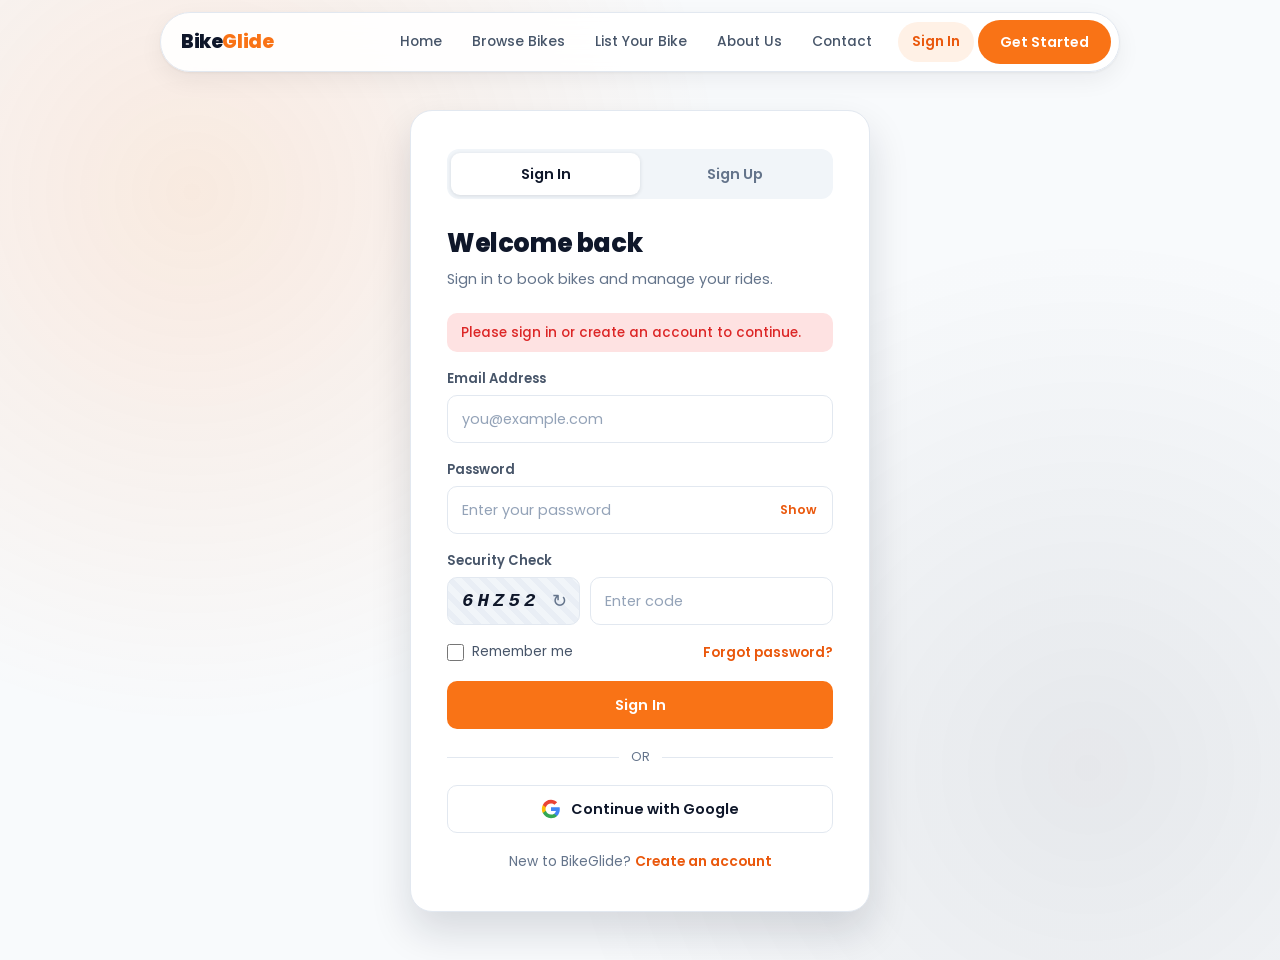
<file: pages/bookings.html>
<!DOCTYPE html>
<html lang="en">
<head>
    <meta charset="UTF-8">
    <meta name="viewport" content="width=device-width, initial-scale=1.0">
    <title>My Bookings | BikeGlide</title>

    <link rel="preconnect" href="https://fonts.googleapis.com">
    <link rel="preconnect" href="https://fonts.gstatic.com" crossorigin>
    <link href="https://fonts.googleapis.com/css2?family=Poppins:wght@400;500;600;700;800&display=swap" rel="stylesheet">

    <link rel="stylesheet" href="../css/base.css">
    <link rel="stylesheet" href="../css/navbar.css">
    <link rel="stylesheet" href="../css/pages.css">
    <link rel="stylesheet" href="../css/bikes.css">
    <link rel="stylesheet" href="../css/app.css">
    <link rel="stylesheet" href="../css/footer.css">
</head>
<body>

    <nav class="navbar" id="navbar">
        <div class="container">
            <a href="../home.html" class="nav-logo">Bike<span>Glide</span></a>

            <button type="button" id="nav-hamburger-btn" class="nav-hamburger" aria-label="Toggle navigation" aria-expanded="false">
                <span></span>
                <span></span>
                <span></span>
            </button>

            <div class="nav-menu" id="nav-menu">
                <div class="nav-center">
                    <a href="../home.html">Home</a>
                    <a href="bikes.html">Browse Bikes</a>
                    <a href="list-bike.html">List Your Bike</a>
                    <a href="about.html">About Us</a>
                    <a href="contact.html">Contact</a>
                </div>
                <div class="nav-right">
                    <a href="signin.html" class="nav-signin">Sign In</a>
                    <a href="signin.html#signup" class="nav-btn">Get Started</a>
                </div>
            </div>
        </div>
    </nav>

    <main class="page-main">

        <header class="page-hero">
            <div class="container">
                <h1>My Bookings</h1>
                <p id="bookings-greeting">Your rides, all in one place.</p>
            </div>
        </header>

        <section class="section-padded">
            <div class="container bookings-wrap">

                <div class="stats-grid bookings-stats">
                    <div class="stat-card">
                        <h3 id="stat-total">0</h3>
                        <p>Total Bookings</p>
                    </div>
                    <div class="stat-card">
                        <h3 id="stat-upcoming">0</h3>
                        <p>Upcoming / Active</p>
                    </div>
                    <div class="stat-card">
                        <h3 id="stat-spent">&#8377;0</h3>
                        <p>Total Spent</p>
                    </div>
                </div>

                <div class="bookings-head">
                    <div>
                        <h2>Booking History</h2>
                        <p>Upcoming bookings can be cancelled for free.</p>
                    </div>
                    <a href="bikes.html" class="btn-primary">+ New Booking</a>
                </div>

                <!-- Filled in by js/main.js -->
                <div class="booking-list" id="booking-list"></div>

            </div>
        </section>

    </main>

    <footer class="footer">
        <div class="container">
            <div class="footer-content">
                <div class="brand-block">
                    <p class="footer-brand">Bike<span>Glide</span></p>
                    <p class="footer-tagline">India's trusted two-wheeler rental platform. Ride clean, ride safe.</p>
                </div>
                <nav class="footer-links" aria-label="Footer navigation">
                    <div class="footer-col">
                        <h4>Quick Links</h4>
                        <a href="../home.html">Home</a>
                        <a href="bikes.html">Browse Bikes</a>
                        <a href="list-bike.html">List Your Bike</a>
                        <a href="about.html">About Us</a>
                        <a href="contact.html">Contact</a>
                    </div>
                    <div class="footer-col">
                        <h4>Account</h4>
                        <a href="signin.html">Sign In</a>
                        <a href="signin.html#signup">Sign Up</a>
                        <a href="bookings.html">My Bookings</a>
                        <a href="logout.html">Logout</a>
                    </div>
                    <div class="footer-col">
                        <h4>Cities</h4>
                        <a href="bikes.html?city=chandigarh">Chandigarh</a>
                        <a href="bikes.html?city=delhi">Delhi</a>
                        <a href="bikes.html?city=goa">Goa</a>
                        <a href="bikes.html?city=manali">Manali</a>
                    </div>
                </nav>
            </div>
            <div class="footer-bottom">
                <p>&copy; 2026 BikeGlide Technologies Pvt. Ltd. &mdash; Academic Project &mdash; Team 21, Chitkara University.</p>
            </div>
        </div>
    </footer>

    <script src="../js/main.js"></script>
</body>
</html>
</file>
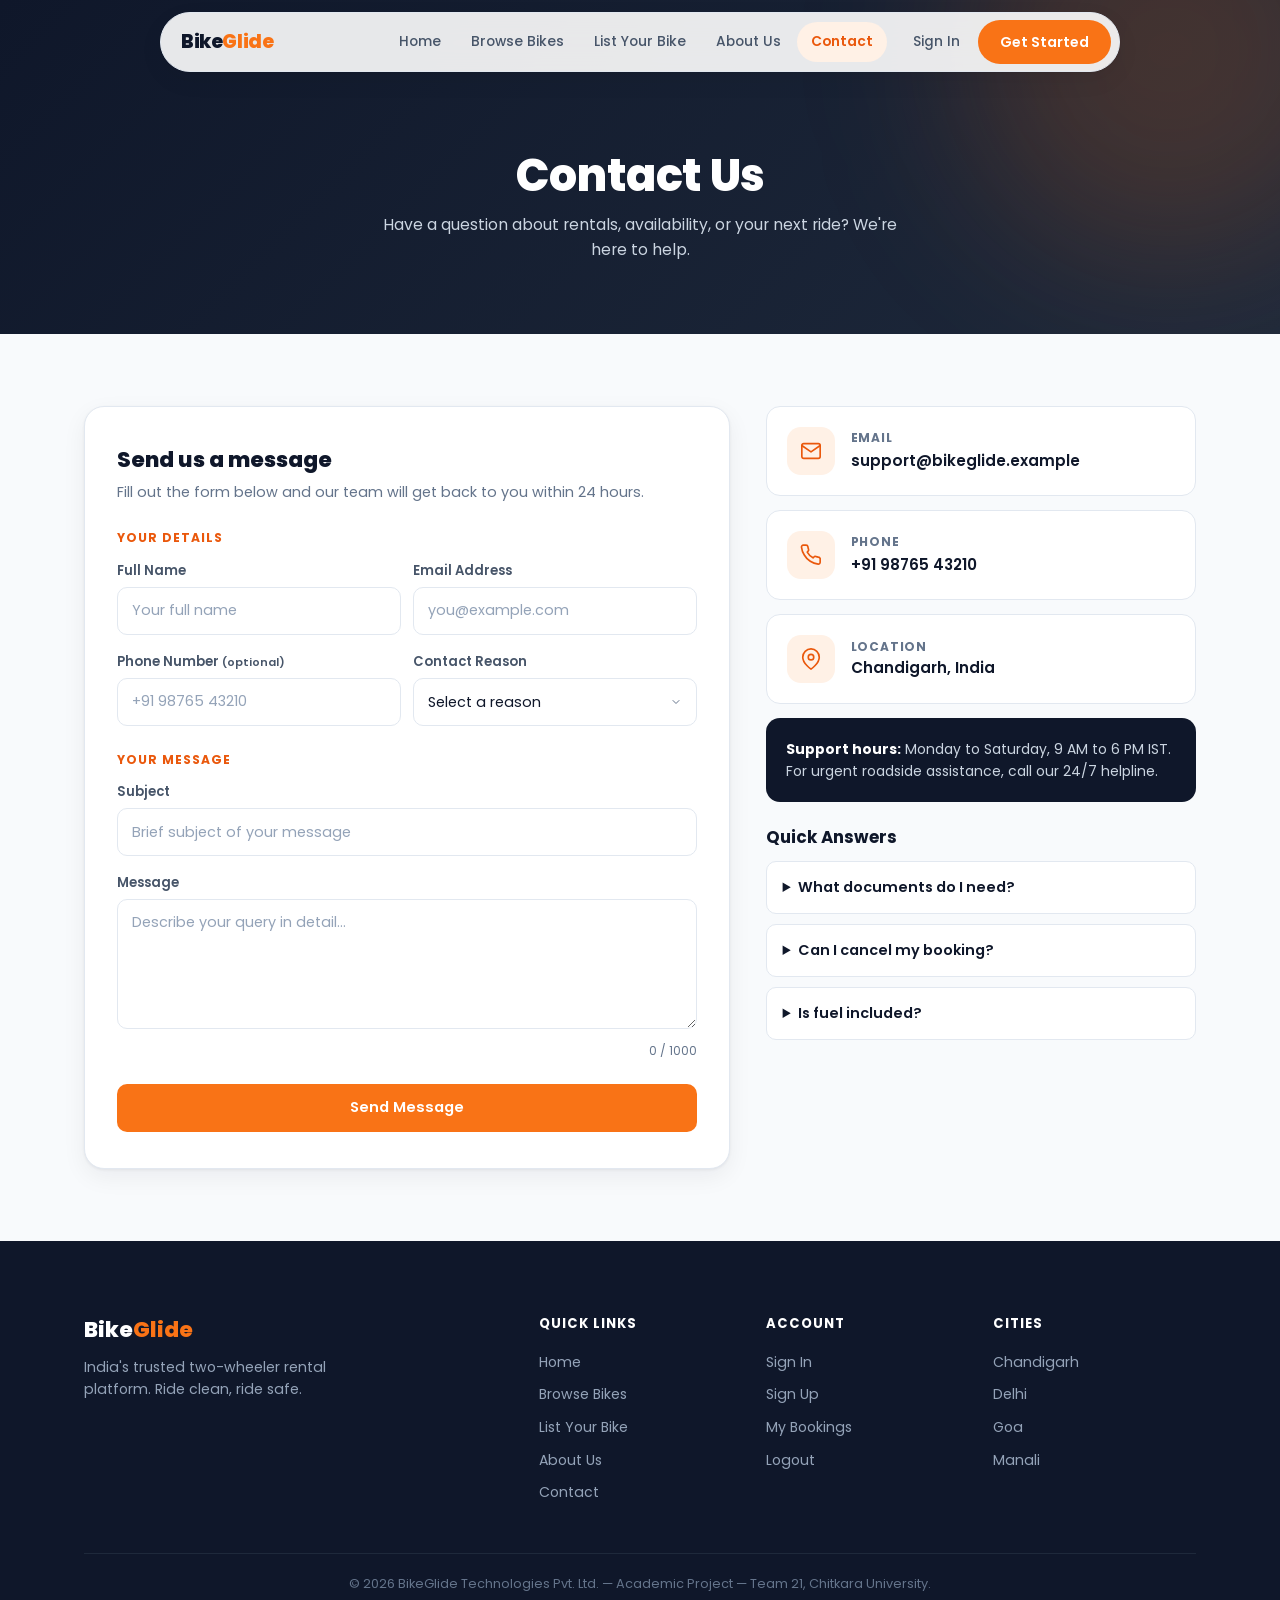
<file: pages/contact.html>
<!DOCTYPE html>
<html lang="en">
<head>
    <meta charset="UTF-8">
    <meta name="viewport" content="width=device-width, initial-scale=1.0">
    <title>Contact | BikeGlide</title>

    <link rel="preconnect" href="https://fonts.googleapis.com">
    <link rel="preconnect" href="https://fonts.gstatic.com" crossorigin>
    <link href="https://fonts.googleapis.com/css2?family=Poppins:wght@400;500;600;700;800&display=swap" rel="stylesheet">

    <link rel="stylesheet" href="../css/base.css">
    <link rel="stylesheet" href="../css/navbar.css">
    <link rel="stylesheet" href="../css/pages.css">
    <link rel="stylesheet" href="../css/contact.css">
    <link rel="stylesheet" href="../css/footer.css">
</head>
<body>

    <nav class="navbar" id="navbar">
        <div class="container">
            <a href="../home.html" class="nav-logo">Bike<span>Glide</span></a>

            <button type="button" id="nav-hamburger-btn" class="nav-hamburger" aria-label="Toggle navigation" aria-expanded="false">
                <span></span>
                <span></span>
                <span></span>
            </button>

            <div class="nav-menu" id="nav-menu">
                <div class="nav-center">
                    <a href="../home.html">Home</a>
                    <a href="bikes.html">Browse Bikes</a>
                    <a href="list-bike.html">List Your Bike</a>
                    <a href="about.html">About Us</a>
                    <a href="contact.html" class="active">Contact</a>
                </div>
                <div class="nav-right">
                    <a href="signin.html" class="nav-signin">Sign In</a>
                    <a href="signin.html#signup" class="nav-btn">Get Started</a>
                </div>
            </div>
        </div>
    </nav>

    <main class="page-main">

        <header class="page-hero">
            <div class="container">
                <h1>Contact Us</h1>
                <p>Have a question about rentals, availability, or your next ride? We're here to help.</p>
            </div>
        </header>

        <section class="section-padded" aria-label="Contact form and information">
            <div class="container">
                <div class="contact-grid">

                    <div class="contact-form">
                        <h2>Send us a message</h2>
                        <p class="form-intro">Fill out the form below and our team will get back to you within 24 hours.</p>

                        <p class="form-msg" id="contact-msg" role="alert"></p>

                        <form id="contact-form" novalidate>

                            <fieldset>
                                <legend>Your Details</legend>

                                <div class="form-row">
                                    <div class="form-group">
                                        <label for="full-name">Full Name</label>
                                        <input type="text" id="full-name" placeholder="Your full name" autocomplete="name">
                                    </div>
                                    <div class="form-group">
                                        <label for="email">Email Address</label>
                                        <input type="email" id="email" placeholder="you@example.com" autocomplete="email">
                                    </div>
                                </div>

                                <div class="form-row">
                                    <div class="form-group">
                                        <label for="phone">Phone Number <small>(optional)</small></label>
                                        <input type="tel" id="phone" placeholder="+91 98765 43210" autocomplete="tel">
                                    </div>
                                    <div class="form-group">
                                        <label for="contact-reason">Contact Reason</label>
                                        <select id="contact-reason">
                                            <option value="" disabled selected>Select a reason</option>
                                            <option value="booking">Booking Enquiry</option>
                                            <option value="availability">Bike Availability</option>
                                            <option value="pricing">Pricing &amp; Plans</option>
                                            <option value="support">Technical Support</option>
                                            <option value="feedback">Feedback</option>
                                            <option value="other">Other</option>
                                        </select>
                                    </div>
                                </div>
                            </fieldset>

                            <fieldset>
                                <legend>Your Message</legend>

                                <div class="form-group">
                                    <label for="subject">Subject</label>
                                    <input type="text" id="subject" placeholder="Brief subject of your message" maxlength="100">
                                </div>

                                <div class="form-group">
                                    <label for="message">Message</label>
                                    <textarea id="message" placeholder="Describe your query in detail..." maxlength="1000"></textarea>
                                    <span class="char-count" id="message-count">0 / 1000</span>
                                </div>
                            </fieldset>

                            <button type="submit" class="btn-primary">Send Message</button>
                        </form>
                    </div>

                    <aside class="info-col" aria-label="Contact information">

                        <div class="info-card">
                            <div class="contact-icon" aria-hidden="true">
                                <svg viewBox="0 0 24 24" width="22" height="22" stroke="currentColor" stroke-width="1.8" fill="none" stroke-linecap="round" stroke-linejoin="round">
                                    <path d="M4 4h16c1.1 0 2 .9 2 2v12c0 1.1-.9 2-2 2H4c-1.1 0-2-.9-2-2V6c0-1.1.9-2 2-2z"></path>
                                    <polyline points="22,6 12,13 2,6"></polyline>
                                </svg>
                            </div>
                            <div>
                                <h4>Email</h4>
                                <a href="mailto:support@bikeglide.example">support@bikeglide.example</a>
                            </div>
                        </div>

                        <div class="info-card">
                            <div class="contact-icon" aria-hidden="true">
                                <svg viewBox="0 0 24 24" width="22" height="22" stroke="currentColor" stroke-width="1.8" fill="none" stroke-linecap="round" stroke-linejoin="round">
                                    <path d="M22 16.92v3a2 2 0 0 1-2.18 2 19.79 19.79 0 0 1-8.63-3.07A19.5 19.5 0 0 1 4.69 12 19.79 19.79 0 0 1 1.61 3.4 2 2 0 0 1 3.6 1.22h3a2 2 0 0 1 2 1.72c.127.96.361 1.903.7 2.81a2 2 0 0 1-.45 2.11L7.91 8.8a16 16 0 0 0 6.29 6.29l.95-.95a2 2 0 0 1 2.11-.45c.907.339 1.85.573 2.81.7A2 2 0 0 1 22 16.92z"></path>
                                </svg>
                            </div>
                            <div>
                                <h4>Phone</h4>
                                <a href="tel:+919876543210">+91 98765 43210</a>
                            </div>
                        </div>

                        <div class="info-card">
                            <div class="contact-icon" aria-hidden="true">
                                <svg viewBox="0 0 24 24" width="22" height="22" stroke="currentColor" stroke-width="1.8" fill="none" stroke-linecap="round" stroke-linejoin="round">
                                    <path d="M21 10c0 7-9 13-9 13s-9-6-9-13a9 9 0 0 1 18 0z"></path>
                                    <circle cx="12" cy="10" r="3"></circle>
                                </svg>
                            </div>
                            <div>
                                <h4>Location</h4>
                                <p>Chandigarh, India</p>
                            </div>
                        </div>

                        <p class="availability-note">
                            <strong>Support hours:</strong> Monday to Saturday, 9 AM to 6 PM IST.
                            For urgent roadside assistance, call our 24/7 helpline.
                        </p>

                        <div class="faq">
                            <h3>Quick Answers</h3>
                            <details>
                                <summary>What documents do I need?</summary>
                                <p>A valid driving licence and a government photo ID. Both are checked at pickup.</p>
                            </details>
                            <details>
                                <summary>Can I cancel my booking?</summary>
                                <p>Yes. Upcoming bookings can be cancelled for free from the My Bookings page.</p>
                            </details>
                            <details>
                                <summary>Is fuel included?</summary>
                                <p>No. Bikes are handed over with fuel and should be returned at the same level.</p>
                            </details>
                        </div>

                    </aside>
                </div>
            </div>
        </section>

    </main>

    <footer class="footer">
        <div class="container">
            <div class="footer-content">
                <div class="brand-block">
                    <p class="footer-brand">Bike<span>Glide</span></p>
                    <p class="footer-tagline">India's trusted two-wheeler rental platform. Ride clean, ride safe.</p>
                </div>
                <nav class="footer-links" aria-label="Footer navigation">
                    <div class="footer-col">
                        <h4>Quick Links</h4>
                        <a href="../home.html">Home</a>
                        <a href="bikes.html">Browse Bikes</a>
                        <a href="list-bike.html">List Your Bike</a>
                        <a href="about.html">About Us</a>
                        <a href="contact.html">Contact</a>
                    </div>
                    <div class="footer-col">
                        <h4>Account</h4>
                        <a href="signin.html">Sign In</a>
                        <a href="signin.html#signup">Sign Up</a>
                        <a href="bookings.html">My Bookings</a>
                        <a href="logout.html">Logout</a>
                    </div>
                    <div class="footer-col">
                        <h4>Cities</h4>
                        <a href="bikes.html?city=chandigarh">Chandigarh</a>
                        <a href="bikes.html?city=delhi">Delhi</a>
                        <a href="bikes.html?city=goa">Goa</a>
                        <a href="bikes.html?city=manali">Manali</a>
                    </div>
                </nav>
            </div>
            <div class="footer-bottom">
                <p>&copy; 2026 BikeGlide Technologies Pvt. Ltd. &mdash; Academic Project &mdash; Team 21, Chitkara University.</p>
            </div>
        </div>
    </footer>

    <script src="../js/main.js"></script>
</body>
</html>
</file>
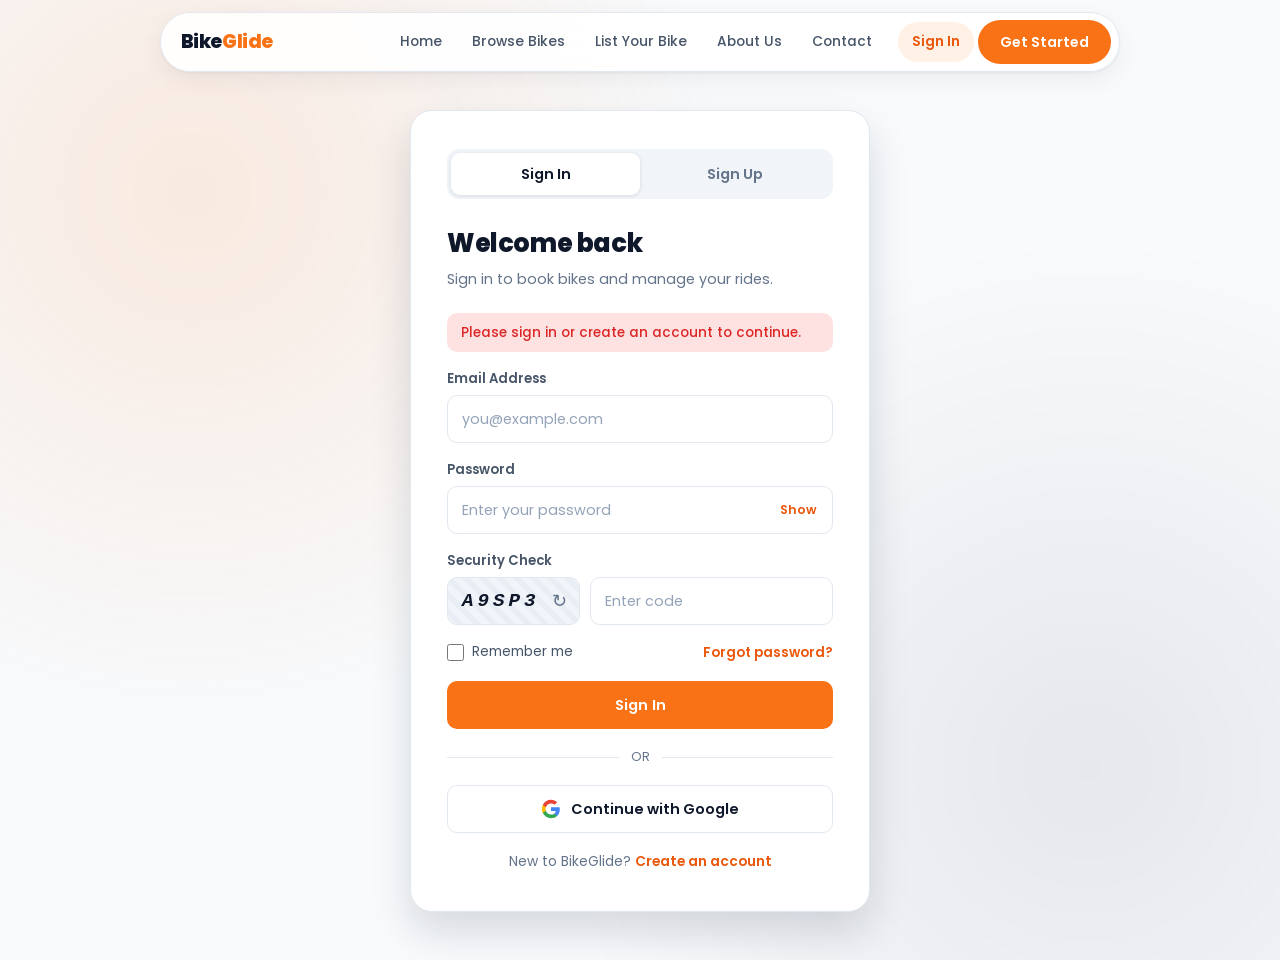
<file: pages/list-bike.html>
<!DOCTYPE html>
<html lang="en">
<head>
    <meta charset="UTF-8">
    <meta name="viewport" content="width=device-width, initial-scale=1.0">
    <title>List Your Bike | BikeGlide</title>

    <link rel="preconnect" href="https://fonts.googleapis.com">
    <link rel="preconnect" href="https://fonts.gstatic.com" crossorigin>
    <link href="https://fonts.googleapis.com/css2?family=Poppins:wght@400;500;600;700;800&display=swap" rel="stylesheet">

    <link rel="stylesheet" href="../css/base.css">
    <link rel="stylesheet" href="../css/navbar.css">
    <link rel="stylesheet" href="../css/pages.css">
    <link rel="stylesheet" href="../css/bikes.css">
    <link rel="stylesheet" href="../css/contact.css">
    <link rel="stylesheet" href="../css/app.css">
    <link rel="stylesheet" href="../css/list-bike.css">
    <link rel="stylesheet" href="../css/footer.css">
</head>
<body>

    <nav class="navbar" id="navbar">
        <div class="container">
            <a href="../home.html" class="nav-logo">Bike<span>Glide</span></a>

            <button type="button" id="nav-hamburger-btn" class="nav-hamburger" aria-label="Toggle navigation" aria-expanded="false">
                <span></span>
                <span></span>
                <span></span>
            </button>

            <div class="nav-menu" id="nav-menu">
                <div class="nav-center">
                    <a href="../home.html">Home</a>
                    <a href="bikes.html">Browse Bikes</a>
                    <a href="list-bike.html" class="active">List Your Bike</a>
                    <a href="about.html">About Us</a>
                    <a href="contact.html">Contact</a>
                </div>
                <div class="nav-right">
                    <a href="signin.html" class="nav-signin">Sign In</a>
                    <a href="signin.html#signup" class="nav-btn">Get Started</a>
                </div>
            </div>
        </div>
    </nav>

    <main class="page-main">

        <header class="page-hero">
            <div class="container">
                <h1>List Your Bike</h1>
                <p id="listing-greeting">Earn money from your bike when you are not riding it. Listing is free.</p>
            </div>
        </header>

        <section class="section-padded">
            <div class="container listing-wrap">

                <div class="stats-grid bookings-stats">
                    <div class="stat-card">
                        <h3 id="stat-listed">0</h3>
                        <p>Bikes Listed</p>
                    </div>
                    <div class="stat-card">
                        <h3 id="stat-rentals">0</h3>
                        <p>Times Rented</p>
                    </div>
                    <div class="stat-card">
                        <h3 id="stat-earned">&#8377;0</h3>
                        <p>Total Earned</p>
                    </div>
                </div>

                <div class="listing-grid">
                    <form class="contact-form" id="listing-form" novalidate>
                        <h2>Bike Details</h2>
                        <p class="form-intro">Your bike shows up on Browse Bikes as soon as you publish it.</p>

                        <p class="form-msg" id="listing-msg" role="alert"></p>

                        <fieldset>
                            <legend>About the bike</legend>

                            <div class="form-group">
                                <label for="listing-name">Bike Name</label>
                                <input type="text" id="listing-name" maxlength="40" placeholder="e.g. Triumph Street Triple 765">
                            </div>

                            <div class="form-row">
                                <div class="form-group">
                                    <label for="listing-type">Category</label>
                                    <select id="listing-type">
                                        <option value="">Select a category</option>
                                        <option value="scooter">Scooter</option>
                                        <option value="adventure">Adventure</option>
                                        <option value="cruiser">Cruiser</option>
                                        <option value="sports">Sports</option>
                                    </select>
                                </div>
                                <div class="form-group">
                                    <label for="listing-price">Price per Day (&#8377;)</label>
                                    <input type="number" id="listing-price" min="199" max="19999" placeholder="e.g. 4999">
                                </div>
                            </div>

                            <div class="form-row">
                                <div class="form-group">
                                    <label for="listing-engine">Engine (CC)</label>
                                    <input type="number" id="listing-engine" min="50" max="2500" placeholder="e.g. 765">
                                </div>
                                <div class="form-group">
                                    <label for="listing-mileage">Mileage (kmpl)</label>
                                    <input type="number" id="listing-mileage" min="10" max="120" placeholder="e.g. 20">
                                </div>
                            </div>
                        </fieldset>

                        <fieldset>
                            <legend>Where can riders pick it up?</legend>
                            <div class="city-chips" id="listing-cities">
                                <label class="city-chip"><input type="checkbox" value="chandigarh"><span>Chandigarh</span></label>
                                <label class="city-chip"><input type="checkbox" value="mohali"><span>Mohali</span></label>
                                <label class="city-chip"><input type="checkbox" value="delhi"><span>Delhi</span></label>
                                <label class="city-chip"><input type="checkbox" value="manali"><span>Manali</span></label>
                                <label class="city-chip"><input type="checkbox" value="goa"><span>Goa</span></label>
                            </div>
                        </fieldset>

                        <fieldset>
                            <legend>Photo (optional)</legend>
                            <div class="form-group">
                                <label for="listing-photo">Upload a clear photo of your bike</label>
                                <input type="file" id="listing-photo" accept="image/*">
                                <span class="char-count">JPG or PNG. Without a photo we show a placeholder.</span>
                            </div>
                        </fieldset>

                        <label class="confirm-check">
                            <input type="checkbox" id="listing-confirm">
                            <span>I own this bike and it has a valid RC, insurance and PUC certificate.</span>
                        </label>

                        <button type="submit" class="btn-primary">Publish Listing</button>
                    </form>

                    <aside class="listing-preview">
                        <p class="preview-label">Live preview</p>
                        <!-- Filled in by js/main.js -->
                        <div id="listing-preview"></div>
                    </aside>
                </div>

                <div class="bookings-head">
                    <div>
                        <h2>Your Listed Bikes</h2>
                        <p>Pause a bike to stop new bookings. Bikes with upcoming rentals cannot be removed.</p>
                    </div>
                </div>

                <!-- Filled in by js/main.js -->
                <div class="booking-list" id="my-listings"></div>

            </div>
        </section>

    </main>

    <footer class="footer">
        <div class="container">
            <div class="footer-content">
                <div class="brand-block">
                    <p class="footer-brand">Bike<span>Glide</span></p>
                    <p class="footer-tagline">India's trusted two-wheeler rental platform. Ride clean, ride safe.</p>
                </div>
                <nav class="footer-links" aria-label="Footer navigation">
                    <div class="footer-col">
                        <h4>Quick Links</h4>
                        <a href="../home.html">Home</a>
                        <a href="bikes.html">Browse Bikes</a>
                        <a href="list-bike.html">List Your Bike</a>
                        <a href="about.html">About Us</a>
                        <a href="contact.html">Contact</a>
                    </div>
                    <div class="footer-col">
                        <h4>Account</h4>
                        <a href="signin.html">Sign In</a>
                        <a href="signin.html#signup">Sign Up</a>
                        <a href="bookings.html">My Bookings</a>
                        <a href="logout.html">Logout</a>
                    </div>
                    <div class="footer-col">
                        <h4>Cities</h4>
                        <a href="bikes.html?city=chandigarh">Chandigarh</a>
                        <a href="bikes.html?city=delhi">Delhi</a>
                        <a href="bikes.html?city=goa">Goa</a>
                        <a href="bikes.html?city=manali">Manali</a>
                    </div>
                </nav>
            </div>
            <div class="footer-bottom">
                <p>&copy; 2026 BikeGlide Technologies Pvt. Ltd. &mdash; Academic Project &mdash; Team 21, Chitkara University.</p>
            </div>
        </div>
    </footer>

    <script src="../js/data.js"></script>
    <script src="../js/main.js"></script>
</body>
</html>
</file>
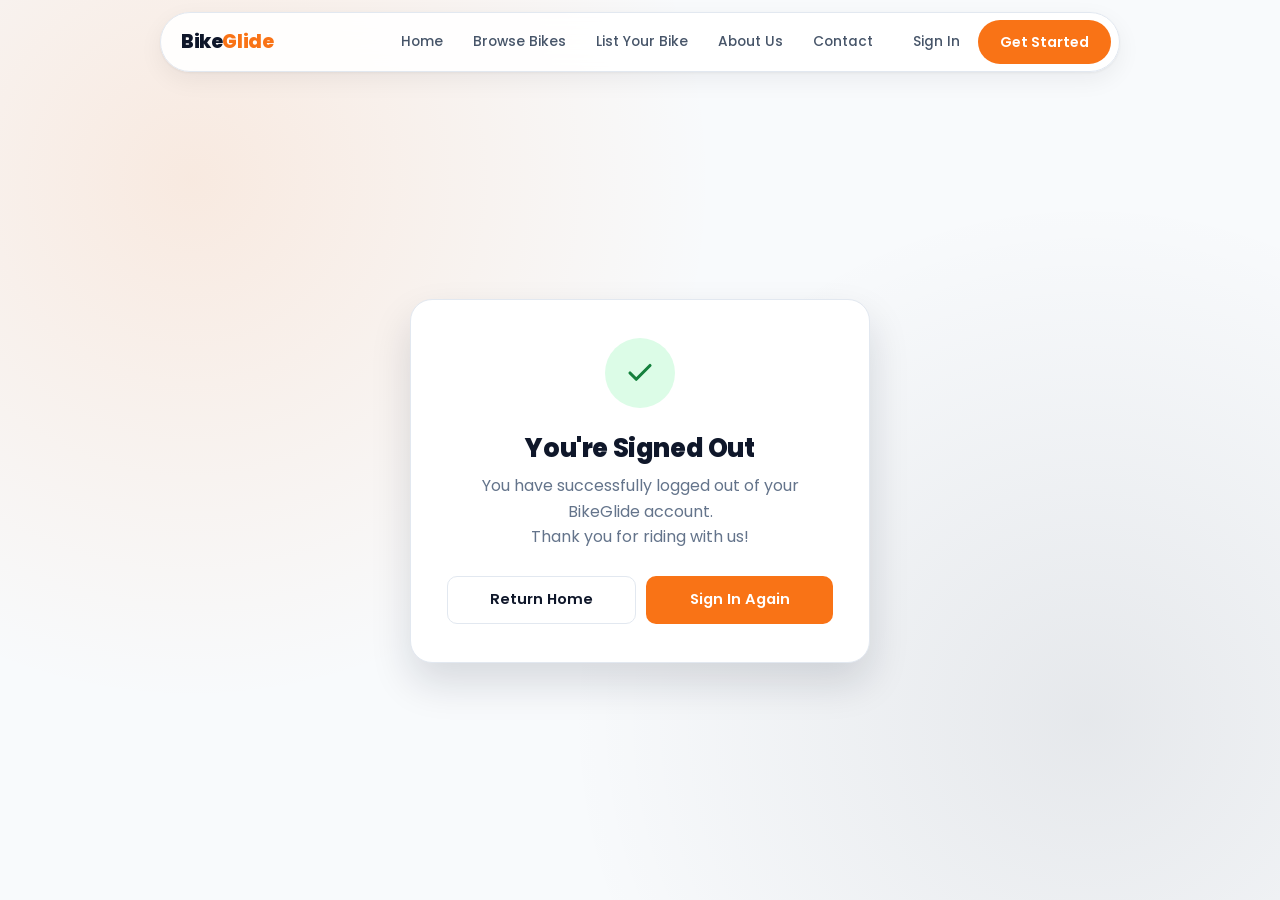
<file: pages/logout.html>
<!DOCTYPE html>
<html lang="en">
<head>
    <meta charset="UTF-8">
    <meta name="viewport" content="width=device-width, initial-scale=1.0">
    <title>Signed Out | BikeGlide</title>

    <link rel="preconnect" href="https://fonts.googleapis.com">
    <link rel="preconnect" href="https://fonts.gstatic.com" crossorigin>
    <link href="https://fonts.googleapis.com/css2?family=Poppins:wght@400;500;600;700;800&display=swap" rel="stylesheet">

    <link rel="stylesheet" href="../css/base.css">
    <link rel="stylesheet" href="../css/navbar.css">
    <link rel="stylesheet" href="../css/auth.css">
</head>
<body>

    <nav class="navbar" id="navbar">
        <div class="container">
            <a href="../home.html" class="nav-logo">Bike<span>Glide</span></a>

            <button type="button" id="nav-hamburger-btn" class="nav-hamburger" aria-label="Toggle navigation" aria-expanded="false">
                <span></span>
                <span></span>
                <span></span>
            </button>

            <div class="nav-menu" id="nav-menu">
                <div class="nav-center">
                    <a href="../home.html">Home</a>
                    <a href="bikes.html">Browse Bikes</a>
                    <a href="list-bike.html">List Your Bike</a>
                    <a href="about.html">About Us</a>
                    <a href="contact.html">Contact</a>
                </div>
                <div class="nav-right">
                    <a href="signin.html" class="nav-signin">Sign In</a>
                    <a href="signin.html#signup" class="nav-btn">Get Started</a>
                </div>
            </div>
        </div>
    </nav>

    <main class="auth-page">

        <section class="auth-card logout-card" aria-labelledby="logout-heading">

            <div class="logout-icon" aria-hidden="true">
                <svg viewBox="0 0 24 24" width="30" height="30" stroke="currentColor" stroke-width="2.5" fill="none" stroke-linecap="round" stroke-linejoin="round">
                    <polyline points="20 6 9 17 4 12"></polyline>
                </svg>
            </div>

            <h1 id="logout-heading">You're Signed Out</h1>

            <p>You have successfully logged out of your BikeGlide account.<br>Thank you for riding with us!</p>

            <div class="logout-actions">
                <a href="../home.html" class="btn-secondary">Return Home</a>
                <a href="signin.html" class="btn-primary">Sign In Again</a>
            </div>

        </section>

    </main>

    <script src="../js/main.js"></script>
</body>
</html>
</file>
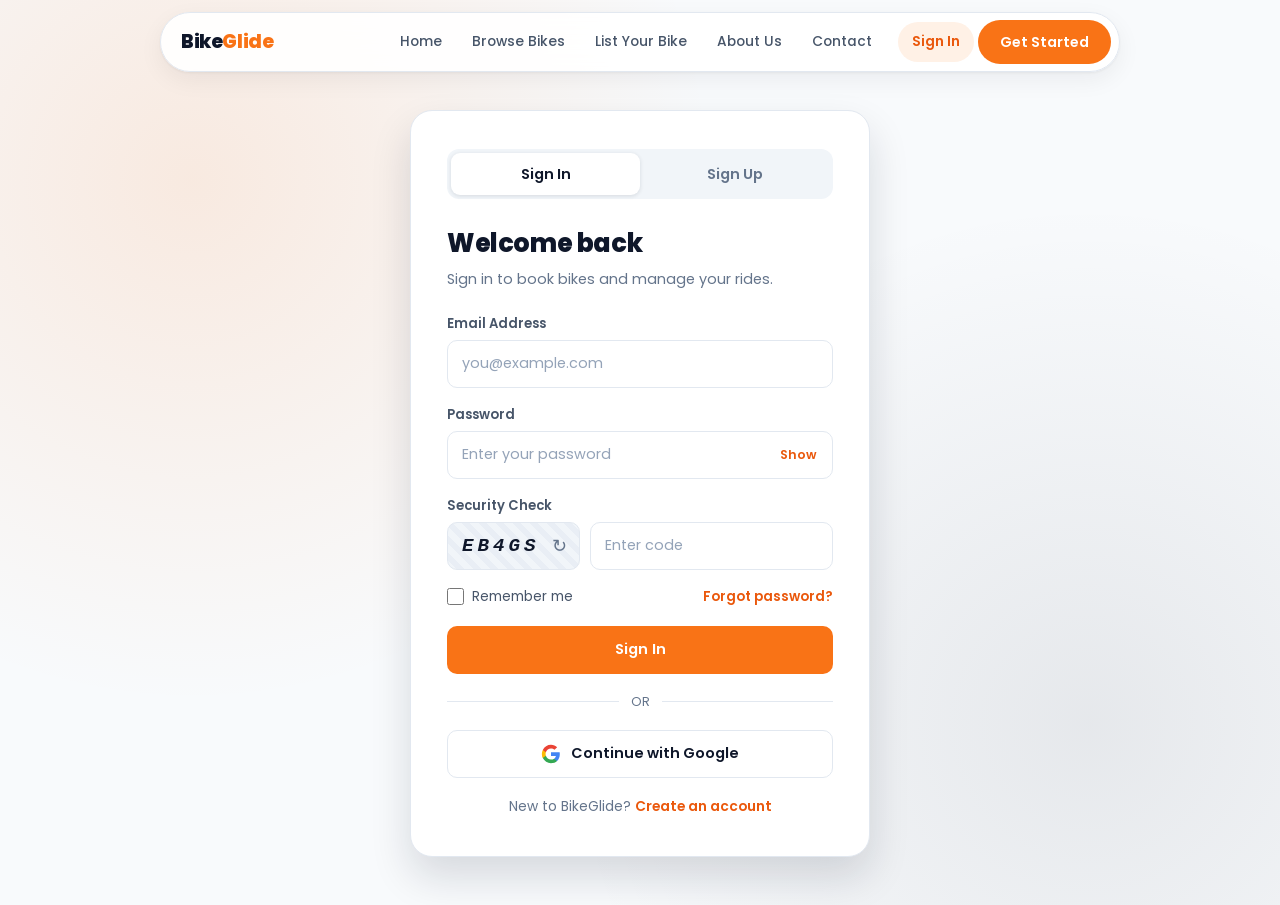
<file: pages/signin.html>
<!DOCTYPE html>
<html lang="en">
<head>
    <meta charset="UTF-8">
    <meta name="viewport" content="width=device-width, initial-scale=1.0">
    <title>Sign In | BikeGlide</title>

    <link rel="preconnect" href="https://fonts.googleapis.com">
    <link rel="preconnect" href="https://fonts.gstatic.com" crossorigin>
    <link href="https://fonts.googleapis.com/css2?family=Poppins:wght@400;500;600;700;800&display=swap" rel="stylesheet">

    <link rel="stylesheet" href="../css/base.css">
    <link rel="stylesheet" href="../css/navbar.css">
    <link rel="stylesheet" href="../css/auth.css">
    <link rel="stylesheet" href="../css/app.css">
</head>
<body>

    <nav class="navbar" id="navbar">
        <div class="container">
            <a href="../home.html" class="nav-logo">Bike<span>Glide</span></a>

            <button type="button" id="nav-hamburger-btn" class="nav-hamburger" aria-label="Toggle navigation" aria-expanded="false">
                <span></span>
                <span></span>
                <span></span>
            </button>

            <div class="nav-menu" id="nav-menu">
                <div class="nav-center">
                    <a href="../home.html">Home</a>
                    <a href="bikes.html">Browse Bikes</a>
                    <a href="list-bike.html">List Your Bike</a>
                    <a href="about.html">About Us</a>
                    <a href="contact.html">Contact</a>
                </div>
                <div class="nav-right">
                    <a href="signin.html" class="nav-signin active">Sign In</a>
                    <a href="signin.html#signup" class="nav-btn">Get Started</a>
                </div>
            </div>
        </div>
    </nav>

    <main class="auth-page">

        <section class="auth-card" aria-label="Sign in or create an account">

            <div class="auth-tabs" role="tablist">
                <button type="button" class="auth-tab active" data-tab="login" role="tab">Sign In</button>
                <button type="button" class="auth-tab" data-tab="signup" role="tab">Sign Up</button>
            </div>

            <!-- ===== Sign In ===== -->
            <div class="auth-panel active" id="login-panel">
                <h1>Welcome back</h1>
                <p class="auth-subtitle">Sign in to book bikes and manage your rides.</p>

                <p class="form-msg" id="login-msg" role="alert"></p>

                <form class="auth-form" id="login-form" novalidate>

                    <div class="form-group">
                        <label for="login-email">Email Address</label>
                        <input type="email" id="login-email" placeholder="you@example.com" autocomplete="email">
                    </div>

                    <div class="form-group">
                        <label for="login-password">Password</label>
                        <div class="password-wrap">
                            <input type="password" id="login-password" placeholder="Enter your password" autocomplete="current-password">
                            <button type="button" class="toggle-pass" data-target="login-password">Show</button>
                        </div>
                    </div>

                    <div class="form-group">
                        <label for="login-captcha">Security Check</label>
                        <div class="captcha-row">
                            <div class="captcha-display">
                                <span class="captcha-code" id="captcha-code" aria-live="polite"></span>
                                <button type="button" class="captcha-refresh" id="captcha-refresh" aria-label="Get a new code" title="New code">&#8635;</button>
                            </div>
                            <input type="text" id="login-captcha" placeholder="Enter code" maxlength="5" autocomplete="off">
                        </div>
                    </div>

                    <div class="form-links">
                        <div class="checkbox-row">
                            <input type="checkbox" id="remember-me">
                            <label for="remember-me">Remember me</label>
                        </div>
                        <a href="#" class="form-link" id="forgot-link">Forgot password?</a>
                    </div>

                    <button type="submit" class="btn-primary">Sign In</button>

                    <div class="auth-divider">OR</div>

                    <button type="button" class="google-btn" id="google-btn">
                        <svg class="google-icon" viewBox="0 0 24 24" aria-hidden="true">
                            <path d="M22.56 12.25c0-.78-.07-1.53-.2-2.25H12v4.26h5.92c-.26 1.37-1.04 2.53-2.21 3.31v2.77h3.57c2.08-1.920 3.28-4.74 3.28-8.09z" fill="#4285F4"/>
                            <path d="M12 23c2.97 0 5.46-.98 7.28-2.66l-3.57-2.77c-.98.66-2.23 1.06-3.71 1.06-2.86 0-5.29-1.93-6.16-4.53H2.18v2.84C3.99 20.53 7.7 23 12 23z" fill="#34A853"/>
                            <path d="M5.84 14.09c-.22-.66-.35-1.36-.35-2.09s.13-1.43.35-2.09V7.07H2.18C1.43 8.55 1 10.22 1 12s.43 3.45 1.18 4.930l3.66-2.84z" fill="#FBBC05"/>
                            <path d="M12 5.38c1.62 0 3.06.56 4.21 1.64l3.15-3.15C17.45 2.09 14.97 1 12 1 7.7 1 3.99 3.47 2.18 7.07l3.66 2.84c.87-2.6 3.3-4.53 6.16-4.53z" fill="#EA4335"/>
                        </svg>
                        Continue with Google
                    </button>
                </form>

                <p class="auth-switch">New to BikeGlide? <button type="button" data-tab="signup">Create an account</button></p>
            </div>

            <!-- ===== Sign Up ===== -->
            <div class="auth-panel" id="signup-panel">
                <h1>Create your account</h1>
                <p class="auth-subtitle">It's free and takes less than a minute.</p>

                <p class="form-msg" id="signup-msg" role="alert"></p>

                <form class="auth-form" id="signup-form" novalidate>

                    <div class="form-group">
                        <label for="signup-name">Full Name</label>
                        <input type="text" id="signup-name" placeholder="Your full name" autocomplete="name">
                    </div>

                    <div class="form-row">
                        <div class="form-group">
                            <label for="signup-email">Email Address</label>
                            <input type="email" id="signup-email" placeholder="you@example.com" autocomplete="email">
                        </div>
                        <div class="form-group">
                            <label for="signup-phone">Phone Number</label>
                            <input type="tel" id="signup-phone" placeholder="10-digit mobile" maxlength="10" autocomplete="tel">
                        </div>
                    </div>

                    <div class="form-group">
                        <label for="signup-password">Password</label>
                        <div class="password-wrap">
                            <input type="password" id="signup-password" placeholder="Min. 8 characters" autocomplete="new-password">
                            <button type="button" class="toggle-pass" data-target="signup-password">Show</button>
                        </div>
                        <div class="strength"><div class="strength-bar" id="strength-bar"></div></div>
                        <p class="strength-text" id="strength-text">Use 8+ characters with letters, numbers and symbols.</p>
                    </div>

                    <div class="form-group">
                        <label for="signup-confirm">Confirm Password</label>
                        <input type="password" id="signup-confirm" placeholder="Repeat password" autocomplete="new-password">
                    </div>

                    <div class="form-group">
                        <label for="signup-city">City</label>
                        <select id="signup-city">
                            <option value="" selected disabled>Select your city</option>
                            <option value="chandigarh">Chandigarh</option>
                            <option value="mohali">Mohali</option>
                            <option value="delhi">Delhi</option>
                            <option value="manali">Manali</option>
                            <option value="goa">Goa</option>
                            <option value="other">Other</option>
                        </select>
                    </div>

                    <div class="checkbox-row terms-row">
                        <input type="checkbox" id="signup-terms">
                        <label for="signup-terms">I agree to the <a href="#" class="terms-link">Terms &amp; Privacy Policy</a></label>
                    </div>

                    <button type="submit" class="btn-primary">Create Account</button>
                </form>

                <p class="auth-switch">Already have an account? <button type="button" data-tab="login">Sign in</button></p>
            </div>

        </section>

    </main>

    <!-- Forgot password modal -->
    <div class="modal" id="reset-modal" role="dialog" aria-modal="true" aria-labelledby="reset-title">
        <div class="modal-box">
            <button type="button" class="modal-close" aria-label="Close">&times;</button>
            <h2 id="reset-title">Reset Password</h2>
            <p class="modal-sub">Enter your account email and choose a new password.</p>

            <p class="form-msg" id="reset-msg" role="alert"></p>

            <form id="reset-form" novalidate>
                <div class="form-group">
                    <label for="reset-email">Email Address</label>
                    <input type="email" id="reset-email" placeholder="you@example.com">
                </div>
                <div class="form-group">
                    <label for="reset-password">New Password</label>
                    <input type="password" id="reset-password" placeholder="Min. 8 characters">
                </div>
                <div class="form-group">
                    <label for="reset-confirm">Confirm New Password</label>
                    <input type="password" id="reset-confirm" placeholder="Repeat password">
                </div>
                <button type="submit" class="btn-primary">Update Password</button>
            </form>
        </div>
    </div>

    <!-- Terms modal -->
    <div class="modal" id="terms-modal" role="dialog" aria-modal="true" aria-labelledby="terms-title">
        <div class="modal-box">
            <button type="button" class="modal-close" aria-label="Close">&times;</button>
            <h2 id="terms-title">Terms &amp; Privacy</h2>
            <p class="modal-sub">The short version of our rental rules.</p>
            <h3>Rental Terms</h3>
            <ol>
                <li>Riders must be 18+ and carry a valid driving licence at pickup.</li>
                <li>Helmets must be worn at all times. One is provided free.</li>
                <li>Fuel is not included. Return the bike with the same fuel level.</li>
                <li>A refundable &#8377;500 security deposit is collected per booking.</li>
                <li>Upcoming bookings can be cancelled free of charge.</li>
            </ol>
            <h3>Privacy</h3>
            <p>Your details are only used to manage your account and bookings. In this demo, all data stays in your own browser.</p>
        </div>
    </div>

    <script src="../js/main.js"></script>
</body>
</html>
</file>
<file: css/loading.css>
* {
    box-sizing: border-box;
    margin: 0;
    padding: 0;
}

body {
    min-height: 100vh;
    display: flex;
    align-items: center;
    justify-content: center;
    font-family: 'Poppins', -apple-system, BlinkMacSystemFont, 'Segoe UI', Roboto, sans-serif;
    background: radial-gradient(circle at 50% 40%, #1e293b 0%, #0f172a 70%);
}

.loading-inner {
    display: flex;
    flex-direction: column;
    align-items: center;
    gap: 20px;
    width: 100%;
    max-width: 360px;
    padding: 0 24px;
}

.loading-brand {
    font-size: 2.4rem;
    font-weight: 800;
    color: #ffffff;
    letter-spacing: -1px;
    animation: fadeUp 0.8s ease both;
}

.loading-brand span {
    color: #f97316;
}

.bar-track {
    width: 100%;
    height: 4px;
    background: rgba(255, 255, 255, 0.12);
    border-radius: 99px;
    overflow: hidden;
}

.bar-fill {
    height: 100%;
    width: 0;
    background: linear-gradient(90deg, #fdba74, #f97316);
    border-radius: 99px;
    /* js/loading.js sets the width as each photo loads */
    transition: width 0.3s ease;
}

.loading-tagline {
    font-size: 0.85rem;
    color: #94a3b8;
    animation: fadeUp 0.8s 0.3s ease both;
}

.skip-link {
    font-size: 0.78rem;
    color: #64748b;
    text-decoration: underline;
}

@keyframes fadeUp {
    from { opacity: 0; transform: translateY(10px); }
    to   { opacity: 1; transform: translateY(0); }
}
</file>
<file: css/base.css>
/* ---------- Design tokens ---------- */
:root {
    --bg: #f8fafc;
    --surface: #ffffff;
    --surface-alt: #f1f5f9;
    --border: #e2e8f0;

    --text: #0f172a;
    --text-soft: #475569;
    --muted: #64748b;

    --primary: #f97316;
    --primary-dark: #ea580c;
    --primary-soft: #fff1e6;

    --navy: #0f172a;
    --navy-light: #1e293b;

    --success: #15803d;
    --success-soft: #dcfce7;
    --danger: #dc2626;
    --danger-soft: #fee2e2;
    --info: #1d4ed8;
    --info-soft: #dbeafe;

    --radius: 14px;
    --radius-sm: 10px;
    --shadow: 0 1px 3px rgba(15, 23, 42, 0.06), 0 8px 24px rgba(15, 23, 42, 0.06);
    --shadow-lg: 0 20px 40px rgba(15, 23, 42, 0.14);
}

/* ---------- Reset ---------- */
* {
    margin: 0;
    padding: 0;
    box-sizing: border-box;
}

html {
    scroll-behavior: smooth;
}

body {
    font-family: 'Poppins', -apple-system, BlinkMacSystemFont, "Segoe UI", Roboto, sans-serif;
    background-color: var(--bg);
    color: var(--text);
    line-height: 1.6;
    overflow-x: hidden;
}

a {
    text-decoration: none;
    color: inherit;
}

ul {
    list-style: none;
}

img {
    max-width: 100%;
    display: block;
}

button {
    font-family: inherit;
}

:focus-visible {
    outline: 3px solid rgba(249, 115, 22, 0.45);
    outline-offset: 2px;
}

.container {
    width: 100%;
    max-width: 72.5rem;
    margin: 0 auto;
    padding: 0 16px;
}

/* ---------- Section headings ---------- */
.header-block {
    text-align: center;
    margin: 0 auto 32px auto;
}

.eyebrow {
    display: inline-block;
    font-size: 0.75rem;
    font-weight: 700;
    color: var(--primary-dark);
    background: var(--primary-soft);
    padding: 4px 12px;
    border-radius: 999px;
    text-transform: uppercase;
    letter-spacing: 1px;
    margin-bottom: 12px;
}

.section-title {
    font-size: 1.6rem;
    font-weight: 800;
    color: var(--text);
    letter-spacing: -0.5px;
    line-height: 1.2;
    margin-bottom: 10px;
}

.section-subtitle {
    color: var(--muted);
    font-size: 0.95rem;
}

/* ---------- Buttons ---------- */
.btn-primary,
.btn-secondary {
    display: inline-flex;
    align-items: center;
    justify-content: center;
    gap: 8px;
    min-height: 48px;
    padding: 0 24px;
    border-radius: var(--radius-sm);
    font-size: 0.92rem;
    font-weight: 600;
    cursor: pointer;
    transition: background 0.2s ease, transform 0.2s ease, border-color 0.2s ease;
}

.btn-primary {
    background: var(--primary);
    color: #ffffff;
    border: none;
}

.btn-primary:hover {
    background: var(--primary-dark);
    transform: translateY(-1px);
}

.btn-secondary {
    background: var(--surface);
    color: var(--text);
    border: 1px solid var(--border);
}

.btn-secondary:hover {
    border-color: var(--text);
}

button:disabled {
    opacity: 0.6;
    cursor: not-allowed;
    transform: none !important;
}

/* ---------- Form controls (shared by every form) ---------- */
.form-group {
    margin-bottom: 16px;
}

.form-group label {
    display: block;
    font-size: 0.82rem;
    font-weight: 600;
    color: var(--text-soft);
    margin-bottom: 6px;
}

.form-group input,
.form-group select,
.form-group textarea {
    width: 100%;
    background: var(--surface);
    border: 1px solid var(--border);
    border-radius: var(--radius-sm);
    padding: 12px 14px;
    font-family: inherit;
    font-size: 0.9rem;
    color: var(--text);
    outline: none;
    min-height: 48px;
    transition: border-color 0.2s ease, box-shadow 0.2s ease;
}

.form-group input::placeholder,
.form-group textarea::placeholder {
    color: #94a3b8;
}

.form-group input:focus,
.form-group select:focus,
.form-group textarea:focus {
    border-color: var(--primary);
    box-shadow: 0 0 0 3px rgba(249, 115, 22, 0.15);
}

.form-group select {
    appearance: none;
    background-image: url("data:image/svg+xml,%3Csvg xmlns='http://www.w3.org/2000/svg' width='12' height='12' viewBox='0 0 24 24' fill='none' stroke='%2364748b' stroke-width='2' stroke-linecap='round' stroke-linejoin='round'%3E%3Cpolyline points='6 9 12 15 18 9'%3E%3C/polyline%3E%3C/svg%3E");
    background-repeat: no-repeat;
    background-position: right 14px center;
    padding-right: 36px;
    cursor: pointer;
}

.form-group textarea {
    resize: vertical;
    min-height: 130px;
}

.form-row {
    display: grid;
    grid-template-columns: 1fr;
    gap: 0 12px;
}

.input-error {
    border-color: var(--danger) !important;
    box-shadow: 0 0 0 3px rgba(220, 38, 38, 0.12) !important;
}

.form-msg {
    display: none;
    font-size: 0.84rem;
    font-weight: 500;
    padding: 10px 14px;
    border-radius: var(--radius-sm);
    margin-bottom: 16px;
    line-height: 1.45;
}

.form-msg.error {
    display: block;
    background: var(--danger-soft);
    color: var(--danger);
}

.form-msg.success {
    display: block;
    background: var(--success-soft);
    color: var(--success);
}

.sr-only {
    position: absolute;
    width: 1px;
    height: 1px;
    padding: 0;
    margin: -1px;
    overflow: hidden;
    clip: rect(0, 0, 0, 0);
    white-space: nowrap;
    border: 0;
}

@media (min-width: 600px) {
    .form-row {
        grid-template-columns: 1fr 1fr;
    }
}

@media (min-width: 768px) {
    .container {
        padding: 0 24px;
    }

    .header-block {
        max-width: 640px;
        margin-bottom: 44px;
    }

    .section-title {
        font-size: 2.1rem;
    }
}
</file>
<file: css/navbar.css>
.navbar {
    position: fixed;
    top: 12px;
    left: 50%;
    transform: translateX(-50%);
    width: calc(100% - 24px);
    max-width: 60rem;
    z-index: 1000;
    background: rgba(255, 255, 255, 0.9);
    backdrop-filter: blur(14px);
    border: 1px solid var(--border);
    border-radius: 999px;
    min-height: 60px;
    display: flex;
    align-items: center;
    box-shadow: var(--shadow);
    padding: 0 8px 0 20px;
}

.navbar .container {
    display: flex;
    justify-content: space-between;
    align-items: center;
    width: 100%;
    padding: 0;
}

.nav-logo {
    font-size: 1.2rem;
    font-weight: 800;
    color: var(--text);
    letter-spacing: -0.4px;
}

.nav-logo span {
    color: var(--primary);
}

.nav-hamburger {
    display: flex;
    flex-direction: column;
    justify-content: center;
    align-items: center;
    gap: 5px;
    cursor: pointer;
    width: 44px;
    height: 44px;
    background: none;
    border: none;
}

.nav-hamburger span {
    width: 22px;
    height: 2px;
    background: var(--text);
    border-radius: 2px;
    transition: transform 0.25s ease, opacity 0.25s ease;
}

/* Turn the hamburger into an X when the menu is open */
.nav-hamburger[aria-expanded="true"] span:nth-child(1) {
    transform: translateY(7px) rotate(45deg);
}

.nav-hamburger[aria-expanded="true"] span:nth-child(2) {
    opacity: 0;
}

.nav-hamburger[aria-expanded="true"] span:nth-child(3) {
    transform: translateY(-7px) rotate(-45deg);
}

.nav-menu {
    display: none;
    position: fixed;
    top: 84px;
    left: 50%;
    transform: translateX(-50%);
    width: calc(100% - 24px);
    background: var(--surface);
    border: 1px solid var(--border);
    border-radius: 20px;
    flex-direction: column;
    padding: 12px;
    box-shadow: var(--shadow-lg);
}

.nav-menu.open {
    display: flex;
}

.nav-center {
    display: flex;
    flex-direction: column;
    gap: 2px;
}

.nav-right {
    display: flex;
    flex-direction: column;
    gap: 6px;
    margin-top: 8px;
    padding-top: 10px;
    border-top: 1px solid var(--border);
}

.nav-center a,
.nav-signin {
    color: var(--text-soft);
    font-size: 0.9rem;
    font-weight: 500;
    border-radius: 12px;
    display: flex;
    align-items: center;
    min-height: 46px;
    padding: 0 16px;
    transition: color 0.2s ease, background 0.2s ease;
}

.nav-center a:hover,
.nav-signin:hover {
    color: var(--text);
    background: var(--surface-alt);
}

.nav-center a.active,
.nav-signin.active {
    color: var(--primary-dark);
    background: var(--primary-soft);
    font-weight: 600;
}

.nav-btn {
    background: var(--primary);
    color: #ffffff;
    padding: 0 22px;
    border-radius: 999px;
    font-weight: 600;
    font-size: 0.88rem;
    display: flex;
    align-items: center;
    justify-content: center;
    min-height: 44px;
    transition: background 0.2s ease;
}

.nav-btn:hover {
    background: var(--primary-dark);
}

.nav-user {
    font-size: 0.86rem;
    font-weight: 600;
    color: var(--text);
    padding: 0 16px;
    display: flex;
    align-items: center;
    min-height: 40px;
}

@media (min-width: 1024px) {
    .nav-menu {
        display: flex;
        position: static;
        width: auto;
        background: none;
        border: none;
        border-radius: 0;
        flex-direction: row;
        align-items: center;
        gap: 12px;
        padding: 0;
        box-shadow: none;
        transform: none;
    }

    .nav-center {
        flex-direction: row;
        gap: 2px;
    }

    .nav-right {
        flex-direction: row;
        align-items: center;
        margin-top: 0;
        padding-top: 0;
        border-top: none;
        gap: 4px;
    }

    .nav-center a,
    .nav-signin {
        font-size: 0.86rem;
        min-height: 40px;
        padding: 0 14px;
        border-radius: 999px;
    }

    .nav-hamburger {
        display: none;
    }
}
</file>
<file: css/hero.css>
.hero {
    position: relative;
    /* Fill the whole screen so no white strip shows under the hero */
    min-height: max(620px, 100vh);
    min-height: max(620px, 100svh);
    display: flex;
    align-items: center;
    overflow: hidden;
    background: var(--navy);
}

.hero-bg {
    position: absolute;
    inset: 0;
    width: 100%;
    height: 100%;
    object-fit: cover;
}

.hero-overlay {
    position: absolute;
    inset: 0;
    background: linear-gradient(100deg, rgba(15, 23, 42, 0.92) 0%, rgba(15, 23, 42, 0.7) 50%, rgba(15, 23, 42, 0.3) 100%);
}

.hero-content {
    position: relative;
    z-index: 2;
    /* Top/bottom only, so the .container side padding still applies */
    padding-top: 120px;
    padding-bottom: 56px;
}

.hero-badge {
    display: inline-block;
    font-size: 0.78rem;
    font-weight: 600;
    color: #fed7aa;
    background: rgba(249, 115, 22, 0.18);
    border: 1px solid rgba(249, 115, 22, 0.4);
    padding: 5px 14px;
    border-radius: 999px;
    margin-bottom: 18px;
}

.hero-content h1 {
    font-size: 2.2rem;
    font-weight: 800;
    color: #ffffff;
    margin-bottom: 16px;
    line-height: 1.1;
    letter-spacing: -1px;
    max-width: 640px;
}

.hero-content h1 span {
    color: var(--primary);
}

.hero-content p {
    font-size: 1rem;
    color: #cbd5e1;
    margin-bottom: 28px;
    max-width: 520px;
}

/* Search box */
.hero-search {
    display: flex;
    flex-direction: column;
    gap: 8px;
    background: var(--surface);
    border-radius: 18px;
    padding: 10px;
    max-width: 640px;
    box-shadow: var(--shadow-lg);
}

.search-field {
    flex: 1;
    padding: 6px 14px;
    display: flex;
    flex-direction: column;
    border-radius: 12px;
    background: var(--surface-alt);
}

.search-field label {
    font-size: 0.7rem;
    font-weight: 700;
    color: var(--muted);
    text-transform: uppercase;
    letter-spacing: 0.6px;
}

.field-head {
    display: flex;
    justify-content: space-between;
    align-items: center;
    gap: 8px;
}

.field-head label {
    white-space: nowrap;
}

.locate-btn {
    background: none;
    border: none;
    padding: 0;
    font-family: inherit;
    font-size: 0.7rem;
    font-weight: 600;
    color: var(--primary-dark);
    cursor: pointer;
    white-space: nowrap;
    /* Long results like "Chandigarh · 1 km away" shrink instead of wrapping the label */
    min-width: 0;
    overflow: hidden;
    text-overflow: ellipsis;
}

.locate-btn:hover {
    text-decoration: underline;
}

.search-field select,
.search-field input {
    border: none;
    outline: none;
    font-family: inherit;
    font-size: 0.92rem;
    font-weight: 600;
    color: var(--text);
    background: transparent;
    width: 100%;
    min-height: 30px;
    cursor: pointer;
}

.search-btn {
    background: var(--primary);
    color: #ffffff;
    padding: 0 28px;
    border: none;
    border-radius: 12px;
    font-size: 0.95rem;
    font-weight: 600;
    cursor: pointer;
    min-height: 54px;
    transition: background 0.2s ease;
}

.search-btn:hover {
    background: var(--primary-dark);
}

.hero-points {
    display: flex;
    flex-wrap: wrap;
    gap: 8px 22px;
    margin-top: 22px;
    color: #cbd5e1;
    font-size: 0.85rem;
}

.hero-points li::before {
    content: '\2713';
    color: var(--primary);
    font-weight: 700;
    margin-right: 6px;
}

@media (min-width: 768px) {
    .hero {
        min-height: max(640px, 100vh);
        min-height: max(640px, 100svh);
    }

    .hero-content h1 {
        font-size: 3.4rem;
    }

    .hero-content p {
        font-size: 1.1rem;
    }

    .hero-search {
        flex-direction: row;
    }
}
</file>
<file: css/bikes.css>
.featured-bikes {
    padding: 64px 0;
}

.bikes-grid {
    display: grid;
    grid-template-columns: 1fr;
    gap: 20px;
}

.bike-card {
    background: var(--surface);
    border-radius: var(--radius);
    overflow: hidden;
    border: 1px solid var(--border);
    box-shadow: var(--shadow);
    transition: transform 0.25s ease, box-shadow 0.25s ease;
    position: relative;
    display: flex;
    flex-direction: column;
}

.bike-card:hover {
    transform: translateY(-5px);
    box-shadow: var(--shadow-lg);
}

/* The bike photos are dark studio shots, so they fill the whole area */
.bike-img {
    height: 200px;
    background: #1b1d22;
    overflow: hidden;
}

.bike-img img {
    width: 100%;
    height: 100%;
    object-fit: cover;
    transition: transform 0.3s ease;
}

.bike-card:hover .bike-img img {
    transform: scale(1.05);
}

.price-badge {
    position: absolute;
    top: 12px;
    right: 12px;
    background: var(--surface);
    color: var(--text);
    padding: 4px 10px;
    border-radius: 999px;
    font-size: 0.78rem;
    font-weight: 700;
    box-shadow: var(--shadow);
}

.price-badge span {
    color: var(--muted);
    font-weight: 500;
}

.bike-info {
    padding: 18px 18px 20px;
    display: flex;
    flex-direction: column;
    flex: 1;
}

.bike-info h3 {
    font-size: 1.05rem;
    font-weight: 700;
    color: var(--text);
    margin-bottom: 8px;
}

.bike-type {
    margin-bottom: 14px;
    display: flex;
    gap: 6px;
    flex-wrap: wrap;
}

.type-tag,
.availability-tag {
    display: inline-block;
    font-size: 0.68rem;
    font-weight: 700;
    padding: 3px 10px;
    border-radius: 999px;
    text-transform: uppercase;
    letter-spacing: 0.5px;
}

.type-tag {
    background: var(--surface-alt);
    color: var(--text-soft);
}

.availability-tag.available {
    background: var(--success-soft);
    color: var(--success);
}

.availability-tag.booked {
    background: var(--danger-soft);
    color: var(--danger);
}

.bike-specs {
    display: grid;
    grid-template-columns: 1fr 1fr;
    gap: 10px;
    padding: 12px 0;
    border-top: 1px solid var(--border);
    margin-bottom: 4px;
}

.spec-item {
    display: flex;
    flex-direction: column;
}

.spec-label {
    font-size: 0.68rem;
    font-weight: 600;
    color: var(--muted);
    text-transform: uppercase;
    letter-spacing: 0.5px;
}

.spec-value {
    font-size: 0.9rem;
    font-weight: 700;
    color: var(--text);
}

.price-text {
    color: var(--primary-dark);
}

.book-btn {
    display: flex;
    align-items: center;
    justify-content: center;
    width: 100%;
    min-height: 46px;
    margin-top: auto;
    background: var(--navy);
    color: #ffffff;
    border: none;
    border-radius: var(--radius-sm);
    font-size: 0.9rem;
    font-weight: 600;
    cursor: pointer;
    transition: background 0.2s ease;
}

.book-btn:hover {
    background: var(--primary);
}

.book-btn:disabled {
    background: var(--surface-alt);
    color: var(--muted);
}

.view-all {
    text-align: center;
    margin-top: 36px;
}

@media (min-width: 600px) {
    .bikes-grid {
        grid-template-columns: repeat(2, 1fr);
    }
}

@media (min-width: 1024px) {
    .featured-bikes {
        padding: 96px 0;
    }

    .bikes-grid {
        grid-template-columns: repeat(4, 1fr);
        gap: 24px;
    }
}
</file>
<file: css/how-it-works.css>
.combined-section {
    padding: 64px 0;
    background: var(--surface);
    border-top: 1px solid var(--border);
    border-bottom: 1px solid var(--border);
}

.combined-grid {
    display: grid;
    grid-template-columns: 1fr;
    gap: 40px;
    align-items: center;
}

.steps-col h2 {
    font-size: 1.8rem;
    font-weight: 800;
    color: var(--text);
    letter-spacing: -0.5px;
    margin-bottom: 12px;
}

.step-item {
    display: flex;
    align-items: flex-start;
    gap: 18px;
    padding: 18px 0;
}

.step-num {
    width: 46px;
    height: 46px;
    min-width: 46px;
    border-radius: 14px;
    background: var(--primary-soft);
    color: var(--primary-dark);
    font-weight: 800;
    font-size: 1.1rem;
    display: flex;
    align-items: center;
    justify-content: center;
}

.step-text h3 {
    font-size: 1.02rem;
    font-weight: 700;
    color: var(--text);
    margin-bottom: 4px;
}

.step-text p {
    font-size: 0.9rem;
    color: var(--muted);
}

.why-card {
    background: var(--navy);
    border-radius: 22px;
    padding: 32px 26px;
    color: #ffffff;
    box-shadow: var(--shadow-lg);
}

.why-card h2 {
    font-size: 1.5rem;
    font-weight: 800;
    margin-bottom: 24px;
}

.why-item {
    margin-bottom: 20px;
}

.why-item h4 {
    font-size: 0.98rem;
    font-weight: 700;
    margin-bottom: 4px;
    display: flex;
    align-items: center;
    gap: 10px;
}

.why-dot {
    width: 8px;
    height: 8px;
    min-width: 8px;
    background: var(--primary);
    border-radius: 50%;
}

.why-item p {
    font-size: 0.87rem;
    color: #94a3b8;
    padding-left: 18px;
}

.why-stat {
    margin-top: 26px;
    padding-top: 22px;
    border-top: 1px solid rgba(255, 255, 255, 0.12);
    display: flex;
    align-items: center;
    justify-content: space-between;
}

.why-text h3 {
    font-size: 2.3rem;
    font-weight: 800;
    line-height: 1;
    color: var(--primary);
    margin-bottom: 4px;
}

.why-text span {
    font-size: 0.74rem;
    font-weight: 600;
    color: #94a3b8;
    text-transform: uppercase;
    letter-spacing: 1.5px;
}

.stat-icon {
    width: 50px;
    height: 50px;
    border-radius: 50%;
    display: flex;
    align-items: center;
    justify-content: center;
    background: var(--primary);
    color: #ffffff;
}

@media (min-width: 1024px) {
    .combined-section {
        padding: 96px 0;
    }

    .combined-grid {
        grid-template-columns: 1fr 1fr;
        gap: 64px;
    }

    .steps-col h2 {
        font-size: 2.1rem;
    }

    .why-card {
        padding: 44px 38px;
    }
}
</file>
<file: css/cities.css>
.popular-cities {
    padding: 64px 0;
}

.cities-grid {
    display: grid;
    grid-template-columns: 1fr;
    gap: 16px;
}

.city-card {
    position: relative;
    border-radius: var(--radius);
    overflow: hidden;
    height: 210px;
    box-shadow: var(--shadow);
}

.city-link {
    display: block;
    height: 100%;
}

.city-img {
    width: 100%;
    height: 100%;
    object-fit: cover;
    transition: transform 0.5s ease;
}

.city-card:hover .city-img {
    transform: scale(1.08);
}

.scrim-layer {
    position: absolute;
    inset: 0;
    background: linear-gradient(180deg, transparent 35%, rgba(15, 23, 42, 0.9) 100%);
}

.city-text {
    position: absolute;
    bottom: 0;
    left: 0;
    width: 100%;
    padding: 18px;
    display: flex;
    flex-direction: column;
}

.city-label {
    font-size: 1.15rem;
    font-weight: 700;
    color: #ffffff;
}

.inventory-metric {
    font-size: 0.8rem;
    color: #e2e8f0;
}

.city-cta {
    font-size: 0.8rem;
    font-weight: 600;
    color: #fdba74;
    margin-top: 4px;
    transition: color 0.2s ease;
}

.city-card:hover .city-cta {
    color: #ffffff;
}

@media (min-width: 600px) {
    .cities-grid {
        grid-template-columns: repeat(2, 1fr);
    }
}

@media (min-width: 768px) {
    .cities-grid {
        grid-template-columns: repeat(3, 1fr);
        gap: 18px;
    }

    .city-card {
        height: 250px;
    }
}

@media (min-width: 1024px) {
    .popular-cities {
        padding: 96px 0;
    }

    .cities-grid {
        grid-template-columns: repeat(5, 1fr);
    }

    .city-card {
        height: 290px;
    }
}
</file>
<file: css/testimonials.css>
.testimonials {
    padding: 64px 0;
    background: var(--surface);
    border-top: 1px solid var(--border);
}

.testimonials-grid {
    display: grid;
    grid-template-columns: 1fr;
    gap: 20px;
}

.testimonial-card {
    background: var(--bg);
    border-radius: var(--radius);
    padding: 26px 22px;
    border: 1px solid var(--border);
    display: flex;
    flex-direction: column;
    justify-content: space-between;
    transition: transform 0.25s ease, box-shadow 0.25s ease;
}

.testimonial-card:hover {
    transform: translateY(-4px);
    box-shadow: var(--shadow);
}

.rating-stars {
    display: flex;
    align-items: center;
    gap: 10px;
    margin-bottom: 14px;
}

.star-badge {
    background: var(--primary-soft);
    color: var(--primary-dark);
    font-size: 0.8rem;
    font-weight: 700;
    padding: 3px 10px;
    border-radius: 999px;
}

.rating-label {
    font-size: 0.75rem;
    font-weight: 600;
    color: var(--muted);
    text-transform: uppercase;
    letter-spacing: 0.5px;
}

.review-text {
    font-size: 0.93rem;
    color: var(--text-soft);
    margin-bottom: 22px;
}

.reviewer-meta {
    display: flex;
    align-items: center;
    gap: 12px;
}

.avatar-circle {
    width: 44px;
    height: 44px;
    border-radius: 50%;
    background: var(--navy);
    color: #ffffff;
    font-weight: 700;
    font-size: 0.88rem;
    display: flex;
    align-items: center;
    justify-content: center;
}

.reviewer-details {
    display: flex;
    flex-direction: column;
}

.reviewer-name {
    font-size: 0.95rem;
    font-weight: 700;
    color: var(--text);
}

.reviewer-location {
    font-size: 0.8rem;
    color: var(--muted);
}

@media (min-width: 768px) {
    .testimonials-grid {
        grid-template-columns: repeat(2, 1fr);
    }
}

@media (min-width: 1024px) {
    .testimonials {
        padding: 96px 0;
    }

    .testimonials-grid {
        grid-template-columns: repeat(3, 1fr);
        gap: 24px;
    }
}
</file>
<file: css/footer.css>
.cta-band {
    background: var(--primary);
    padding: 48px 0;
    text-align: center;
    color: #ffffff;
}

.cta-band h2 {
    font-size: 1.6rem;
    font-weight: 800;
    margin-bottom: 8px;
}

.cta-band p {
    color: #ffedd5;
    margin-bottom: 22px;
}

.cta-band .btn-secondary {
    border: none;
}

.footer {
    padding: 52px 0 24px;
    background: var(--navy);
    color: #94a3b8;
}

.footer-content {
    display: grid;
    grid-template-columns: 1fr;
    gap: 32px;
    margin-bottom: 32px;
}

.footer-brand {
    font-size: 1.35rem;
    font-weight: 800;
    color: #ffffff;
    margin-bottom: 8px;
}

.footer-brand span {
    color: var(--primary);
}

.footer-tagline {
    font-size: 0.88rem;
    max-width: 300px;
}

.footer-links {
    display: grid;
    grid-template-columns: repeat(2, 1fr);
    gap: 24px;
}

.footer-col h4 {
    font-size: 0.82rem;
    font-weight: 700;
    color: #ffffff;
    margin-bottom: 12px;
    text-transform: uppercase;
    letter-spacing: 1px;
}

.footer-col a {
    display: block;
    padding: 5px 0;
    font-size: 0.88rem;
    transition: color 0.2s ease;
}

.footer-col a:hover {
    color: var(--primary);
}

.footer-bottom {
    border-top: 1px solid var(--navy-light);
    padding-top: 20px;
    text-align: center;
}

.footer-bottom p {
    color: #64748b;
    font-size: 0.8rem;
}

@media (min-width: 768px) {
    .footer-links {
        grid-template-columns: repeat(3, 1fr);
    }

    .cta-band h2 {
        font-size: 2rem;
    }
}

@media (min-width: 1024px) {
    .footer {
        padding: 72px 0 28px;
    }

    .footer-content {
        grid-template-columns: 1.2fr 2fr;
        gap: 60px;
        margin-bottom: 44px;
    }
}
</file>
<file: css/pages.css>
/* Shared layout for inner pages (bikes, about, contact, bookings) */

.page-main {
    min-height: 100vh;
}

.page-hero {
    background: linear-gradient(135deg, var(--navy) 0%, var(--navy-light) 100%);
    padding: 130px 0 56px;
    text-align: center;
    position: relative;
    overflow: hidden;
}

/* Soft orange glow behind the heading */
.page-hero::before {
    content: '';
    position: absolute;
    width: 420px;
    height: 420px;
    border-radius: 50%;
    background: rgba(249, 115, 22, 0.18);
    filter: blur(80px);
    top: -160px;
    right: -100px;
}

.page-hero .container {
    position: relative;
}

.page-hero h1 {
    font-size: 2rem;
    font-weight: 800;
    color: #ffffff;
    letter-spacing: -0.6px;
    margin-bottom: 10px;
    line-height: 1.15;
}

.page-hero p {
    font-size: 0.98rem;
    color: #cbd5e1;
    max-width: 520px;
    margin: 0 auto;
}

.section-padded {
    padding: 48px 0;
}

/* Category pills (bikes page) */
.category-tabs {
    display: flex;
    flex-wrap: wrap;
    gap: 8px;
    margin-bottom: 20px;
    justify-content: center;
}

.category-tab {
    padding: 0 18px;
    border-radius: 999px;
    border: 1px solid var(--border);
    background: var(--surface);
    color: var(--text-soft);
    font-size: 0.86rem;
    font-weight: 500;
    cursor: pointer;
    transition: all 0.2s ease;
    min-height: 40px;
}

.category-tab:hover {
    border-color: var(--text);
    color: var(--text);
}

.category-tab.active {
    background: var(--navy);
    color: #ffffff;
    border-color: var(--navy);
}

/* Stat cards (about + bookings pages) */
.stats-grid {
    display: grid;
    grid-template-columns: repeat(2, 1fr);
    gap: 16px;
}

.stat-card {
    background: var(--surface);
    border: 1px solid var(--border);
    border-radius: var(--radius);
    padding: 24px 16px;
    text-align: center;
    box-shadow: var(--shadow);
}

.stat-card h3 {
    font-size: 2rem;
    font-weight: 800;
    color: var(--primary);
    line-height: 1.1;
    margin-bottom: 6px;
}

.stat-card p {
    font-size: 0.78rem;
    color: var(--muted);
    font-weight: 600;
    text-transform: uppercase;
    letter-spacing: 0.8px;
}

@media (min-width: 768px) {
    .page-hero {
        padding: 150px 0 72px;
    }

    .page-hero h1 {
        font-size: 2.8rem;
    }

    .section-padded {
        padding: 72px 0;
    }

    .stats-grid {
        grid-template-columns: repeat(4, 1fr);
        gap: 20px;
    }

    .stat-card h3 {
        font-size: 2.4rem;
    }
}
</file>
<file: css/about.css>
.stats-overlap {
    margin-top: -40px;
    position: relative;
}

.mission-block {
    padding: 56px 0 24px;
}

.mission-text {
    font-size: 1.2rem;
    font-weight: 500;
    color: var(--text-soft);
    line-height: 1.75;
    max-width: 780px;
    margin: 0 auto;
    text-align: center;
}

.mission-text strong {
    color: var(--primary-dark);
}

.about-grid {
    display: grid;
    grid-template-columns: 1fr;
    gap: 32px;
    padding: 48px 0;
    align-items: start;
}

.about-text h2 {
    font-size: 1.6rem;
    font-weight: 800;
    color: var(--text);
    margin-bottom: 14px;
    letter-spacing: -0.4px;
}

.about-text p {
    font-size: 0.93rem;
    color: var(--text-soft);
    line-height: 1.75;
    margin-bottom: 14px;
}

.values-list {
    display: flex;
    flex-direction: column;
    gap: 14px;
    margin-top: 24px;
}

.values-list li {
    display: flex;
    gap: 14px;
    background: var(--surface);
    border: 1px solid var(--border);
    border-radius: var(--radius);
    padding: 16px;
}

.value-dot {
    width: 10px;
    height: 10px;
    min-width: 10px;
    background: var(--primary);
    border-radius: 50%;
    margin-top: 7px;
}

.values-list h4 {
    font-size: 0.97rem;
    font-weight: 700;
    color: var(--text);
    margin-bottom: 2px;
}

.values-list p {
    font-size: 0.86rem;
    color: var(--muted);
    margin: 0;
}

.commitment-card {
    background: var(--navy);
    color: #cbd5e1;
    border-radius: 20px;
    padding: 32px 26px;
    box-shadow: var(--shadow-lg);
}

.commitment-card h3 {
    font-size: 1.2rem;
    font-weight: 700;
    color: #ffffff;
    margin-bottom: 16px;
    padding-bottom: 12px;
    border-bottom: 2px solid var(--primary);
    display: inline-block;
}

.commitment-card p {
    font-size: 0.9rem;
    line-height: 1.7;
    margin-bottom: 12px;
}

.vision-band {
    background: var(--primary-soft);
    padding: 64px 0;
    text-align: center;
}

.vision-band h2 {
    font-size: 1.7rem;
    font-weight: 800;
    color: var(--text);
    margin-bottom: 14px;
}

.vision-band p {
    font-size: 0.97rem;
    color: var(--text-soft);
    line-height: 1.75;
    max-width: 620px;
    margin: 0 auto 24px;
}

@media (min-width: 1024px) {
    .about-grid {
        grid-template-columns: 1.1fr 0.9fr;
        gap: 64px;
        align-items: center;
    }

    .about-text h2,
    .vision-band h2 {
        font-size: 2.1rem;
    }

    .mission-text {
        font-size: 1.35rem;
    }
}
</file>
<file: css/app.css>
/* Interactive components: modal, bike filters, booking list */

/* ---------- Modal ---------- */
.modal {
    display: none;
    position: fixed;
    inset: 0;
    background: rgba(15, 23, 42, 0.6);
    z-index: 2000;
    align-items: center;
    justify-content: center;
    padding: 16px;
}

.modal.open {
    display: flex;
    animation: fadeIn 0.2s ease;
}

.modal-box {
    background: var(--surface);
    border-radius: 20px;
    padding: 28px 22px;
    width: 100%;
    max-width: 460px;
    max-height: 92vh;
    overflow-y: auto;
    position: relative;
    box-shadow: var(--shadow-lg);
    animation: popIn 0.25s ease;
}

.modal-box h2 {
    font-size: 1.35rem;
    font-weight: 800;
    color: var(--text);
    margin-bottom: 2px;
    padding-right: 30px;
}

.modal-sub {
    font-size: 0.88rem;
    color: var(--muted);
    margin-bottom: 20px;
}

.modal-box h3 {
    font-size: 0.95rem;
    margin: 14px 0 4px;
}

.modal-box > p,
.modal-box li {
    font-size: 0.88rem;
    color: var(--text-soft);
}

.modal-box ol {
    padding-left: 18px;
    margin-bottom: 18px;
}

.modal-close {
    position: absolute;
    top: 14px;
    right: 14px;
    width: 34px;
    height: 34px;
    border-radius: 50%;
    border: none;
    background: var(--surface-alt);
    color: var(--text);
    font-size: 1.3rem;
    line-height: 1;
    cursor: pointer;
}

.modal-close:hover {
    background: var(--border);
}

.price-summary {
    background: var(--surface-alt);
    border-radius: var(--radius-sm);
    padding: 14px 16px;
    margin-bottom: 18px;
    font-size: 0.88rem;
    color: var(--text-soft);
}

.price-summary p {
    display: flex;
    justify-content: space-between;
    margin-bottom: 4px;
}

.price-summary .total-row {
    font-weight: 700;
    font-size: 1rem;
    color: var(--text);
    border-top: 1px dashed #cbd5e1;
    padding-top: 8px;
    margin: 8px 0 0;
}

.modal-box .btn-primary {
    width: 100%;
}

@keyframes fadeIn {
    from { opacity: 0; }
    to   { opacity: 1; }
}

@keyframes popIn {
    from { opacity: 0; transform: translateY(16px) scale(0.98); }
    to   { opacity: 1; transform: translateY(0) scale(1); }
}

/* ---------- Bike filters ---------- */
.filter-bar {
    display: grid;
    grid-template-columns: 1fr;
    gap: 10px;
    background: var(--surface);
    border: 1px solid var(--border);
    border-radius: var(--radius);
    padding: 14px;
    margin-bottom: 20px;
    box-shadow: var(--shadow);
}

.filter-bar .form-group {
    margin-bottom: 0;
}

.results-bar {
    display: flex;
    justify-content: space-between;
    align-items: center;
    margin-bottom: 16px;
    font-size: 0.88rem;
    color: var(--muted);
}

.results-actions {
    display: flex;
    flex-wrap: wrap;
    justify-content: flex-end;
    gap: 4px 16px;
}

.link-btn {
    background: none;
    border: none;
    color: var(--primary-dark);
    font-weight: 600;
    font-size: 0.86rem;
    cursor: pointer;
}

.empty-state {
    display: none;
    text-align: center;
    color: var(--muted);
    padding: 48px 0;
}

.empty-state h3 {
    color: var(--text);
    margin-bottom: 4px;
}

@media (min-width: 768px) {
    .filter-bar {
        grid-template-columns: 2fr 1fr 1fr;
    }
}

/* ---------- My Bookings ---------- */
.bookings-wrap {
    max-width: 820px;
    margin: 0 auto;
}

.bookings-head {
    display: flex;
    flex-wrap: wrap;
    justify-content: space-between;
    align-items: center;
    gap: 12px;
    margin: 32px 0 18px;
}

.bookings-head h2 {
    font-size: 1.3rem;
    font-weight: 800;
}

.bookings-head p {
    font-size: 0.86rem;
    color: var(--muted);
}

.bookings-stats {
    grid-template-columns: repeat(3, 1fr);
}

.booking-list {
    display: flex;
    flex-direction: column;
    gap: 14px;
}

.booking-card {
    background: var(--surface);
    border: 1px solid var(--border);
    border-left: 4px solid var(--primary);
    border-radius: var(--radius);
    padding: 18px 20px;
    display: flex;
    flex-direction: column;
    gap: 12px;
    box-shadow: var(--shadow);
}

.booking-card h3 {
    font-size: 1.05rem;
    display: flex;
    align-items: center;
    gap: 10px;
    flex-wrap: wrap;
}

.booking-details {
    display: grid;
    grid-template-columns: repeat(2, 1fr);
    gap: 12px;
}

.booking-status {
    font-size: 0.66rem;
    font-weight: 700;
    padding: 3px 10px;
    border-radius: 999px;
    text-transform: uppercase;
    letter-spacing: 0.5px;
}

.booking-status.upcoming {
    background: var(--info-soft);
    color: var(--info);
}

.booking-status.active {
    background: var(--success-soft);
    color: var(--success);
}

.booking-status.completed {
    background: var(--surface-alt);
    color: var(--muted);
}

.cancel-btn {
    align-self: flex-start;
    background: transparent;
    border: 1px solid var(--danger);
    color: var(--danger);
    border-radius: 8px;
    padding: 7px 16px;
    font-size: 0.82rem;
    font-weight: 600;
    cursor: pointer;
}

.cancel-btn:hover {
    background: var(--danger-soft);
}

.copy-btn {
    margin-left: 6px;
    background: var(--surface-alt);
    border: 1px solid var(--border);
    color: var(--text-soft);
    border-radius: 6px;
    padding: 2px 8px;
    font-family: inherit;
    font-size: 0.7rem;
    font-weight: 600;
    cursor: pointer;
    vertical-align: middle;
}

.copy-btn:hover {
    border-color: var(--text);
    color: var(--text);
}

.no-bookings {
    text-align: center;
    background: var(--surface);
    border: 1px dashed #cbd5e1;
    border-radius: var(--radius);
    padding: 40px 20px;
    color: var(--muted);
}

.no-bookings .btn-primary {
    margin-top: 16px;
}

@media (min-width: 768px) {
    .booking-details {
        grid-template-columns: repeat(4, 1fr);
    }
}
</file>
<file: css/contact.css>
.contact-grid {
    display: grid;
    grid-template-columns: 1fr;
    gap: 28px;
}

.contact-form {
    background: var(--surface);
    border: 1px solid var(--border);
    border-radius: 20px;
    padding: 28px 22px;
    box-shadow: var(--shadow);
}

.contact-form h2 {
    font-size: 1.35rem;
    font-weight: 800;
    color: var(--text);
    margin-bottom: 4px;
}

.form-intro {
    font-size: 0.9rem;
    color: var(--muted);
    margin-bottom: 24px;
}

.contact-form fieldset {
    border: none;
    margin-bottom: 8px;
}

.contact-form legend {
    font-size: 0.76rem;
    font-weight: 700;
    color: var(--primary-dark);
    text-transform: uppercase;
    letter-spacing: 1px;
    margin-bottom: 12px;
}

.char-count {
    display: block;
    text-align: right;
    font-size: 0.75rem;
    color: var(--muted);
    margin-top: 4px;
}

.contact-form .btn-primary {
    width: 100%;
}

.info-col {
    display: flex;
    flex-direction: column;
    gap: 14px;
}

.info-card {
    background: var(--surface);
    border: 1px solid var(--border);
    border-radius: var(--radius);
    padding: 20px;
    display: flex;
    align-items: center;
    gap: 16px;
}

.contact-icon {
    width: 48px;
    height: 48px;
    min-width: 48px;
    border-radius: 14px;
    background: var(--primary-soft);
    color: var(--primary-dark);
    display: flex;
    align-items: center;
    justify-content: center;
}

.info-card h4 {
    font-size: 0.75rem;
    font-weight: 700;
    color: var(--muted);
    text-transform: uppercase;
    letter-spacing: 0.8px;
}

.info-card p,
.info-card a {
    font-size: 0.95rem;
    font-weight: 600;
    color: var(--text);
}

.info-card a:hover {
    color: var(--primary-dark);
}

.availability-note {
    background: var(--navy);
    border-radius: var(--radius);
    padding: 20px;
    font-size: 0.87rem;
    color: #cbd5e1;
    line-height: 1.6;
}

.availability-note strong {
    color: #ffffff;
}

/* FAQ uses the native <details> element */
.faq {
    margin-top: 8px;
}

.faq h3 {
    font-size: 1.05rem;
    font-weight: 700;
    margin-bottom: 10px;
}

.faq details {
    background: var(--surface);
    border: 1px solid var(--border);
    border-radius: var(--radius-sm);
    padding: 14px 16px;
    margin-bottom: 10px;
}

.faq summary {
    font-weight: 600;
    font-size: 0.9rem;
    cursor: pointer;
}

.faq details p {
    font-size: 0.87rem;
    color: var(--text-soft);
    margin-top: 8px;
}

@media (min-width: 768px) {
    .contact-form {
        padding: 36px 32px;
    }
}

@media (min-width: 1024px) {
    .contact-grid {
        grid-template-columns: 3fr 2fr;
        gap: 36px;
    }
}
</file>
<file: css/list-bike.css>
/* List Your Bike page */

.listing-wrap {
    max-width: 1000px;
    margin: 0 auto;
}

.listing-grid {
    display: grid;
    grid-template-columns: 1fr;
    gap: 28px;
    margin-top: 32px;
}

/* City checkboxes styled as pills */
.city-chips {
    display: flex;
    flex-wrap: wrap;
    gap: 8px;
    margin-bottom: 16px;
}

.city-chip input {
    position: absolute;
    opacity: 0;
    pointer-events: none;
}

.city-chip span {
    display: inline-flex;
    align-items: center;
    min-height: 40px;
    padding: 0 16px;
    border-radius: 999px;
    border: 1px solid var(--border);
    background: var(--surface);
    color: var(--text-soft);
    font-size: 0.86rem;
    font-weight: 500;
    cursor: pointer;
    transition: all 0.2s ease;
}

.city-chip input:checked + span {
    background: var(--navy);
    border-color: var(--navy);
    color: #ffffff;
}

.city-chip input:focus-visible + span {
    box-shadow: 0 0 0 3px rgba(249, 115, 22, 0.3);
}

.city-chips.input-error {
    border-radius: var(--radius-sm);
    padding: 6px;
}

.form-group input[type="file"] {
    padding: 10px 14px;
    cursor: pointer;
}

.confirm-check {
    display: flex;
    gap: 10px;
    align-items: flex-start;
    font-size: 0.85rem;
    color: var(--text-soft);
    margin-bottom: 20px;
    cursor: pointer;
}

.confirm-check input {
    margin-top: 3px;
    accent-color: var(--primary);
    width: 16px;
    height: 16px;
    flex-shrink: 0;
}

.preview-label {
    font-size: 0.76rem;
    font-weight: 700;
    color: var(--primary-dark);
    text-transform: uppercase;
    letter-spacing: 1px;
    margin-bottom: 12px;
}

/* The preview button is only for show */
.listing-preview .book-btn {
    pointer-events: none;
}

.owner-line {
    font-size: 0.8rem;
    color: var(--muted);
    margin: -4px 0 12px;
}

/* Rows in "Your Listed Bikes" */
.listing-row {
    flex-direction: row;
    align-items: center;
    gap: 16px;
}

.listing-row.paused {
    border-left-color: var(--muted);
}

.listing-thumb {
    width: 96px;
    height: 72px;
    border-radius: var(--radius-sm);
    object-fit: cover;
    background: #1b1d22;
    flex-shrink: 0;
}

.listing-body {
    flex: 1;
    min-width: 0;
    display: flex;
    flex-direction: column;
    gap: 10px;
}

.listing-actions {
    display: flex;
    gap: 8px;
    flex-wrap: wrap;
}

.outline-btn {
    background: transparent;
    border: 1px solid var(--border);
    color: var(--text);
    border-radius: 8px;
    padding: 7px 16px;
    font-size: 0.82rem;
    font-weight: 600;
    cursor: pointer;
}

.outline-btn:hover {
    border-color: var(--text);
}

.booking-status.paused {
    background: var(--surface-alt);
    color: var(--muted);
}

@media (max-width: 599px) {
    .listing-row {
        flex-direction: column;
        align-items: stretch;
    }

    .listing-thumb {
        width: 100%;
        height: 140px;
    }
}

@media (min-width: 900px) {
    .listing-grid {
        grid-template-columns: 1.4fr 1fr;
        align-items: start;
    }

    .listing-preview {
        position: sticky;
        top: 96px;
    }
}
</file>
<file: css/auth.css>
/* Sign in / Sign up / Logout pages */

.auth-page {
    min-height: 100vh;
    display: flex;
    align-items: center;
    justify-content: center;
    padding: 110px 16px 48px;
    background:
        radial-gradient(circle at 15% 20%, rgba(249, 115, 22, 0.12), transparent 40%),
        radial-gradient(circle at 85% 80%, rgba(15, 23, 42, 0.08), transparent 40%),
        var(--bg);
}

.auth-card {
    background: var(--surface);
    border: 1px solid var(--border);
    border-radius: 22px;
    padding: 28px 22px;
    width: 100%;
    max-width: 460px;
    box-shadow: var(--shadow-lg);
}

.auth-card h1 {
    font-size: 1.6rem;
    font-weight: 800;
    color: var(--text);
    letter-spacing: -0.4px;
    margin-bottom: 4px;
}

.auth-subtitle {
    font-size: 0.9rem;
    color: var(--muted);
    margin-bottom: 22px;
}

/* Sign In / Sign Up tabs */
.auth-tabs {
    display: grid;
    grid-template-columns: 1fr 1fr;
    background: var(--surface-alt);
    border-radius: 12px;
    padding: 4px;
    margin-bottom: 24px;
}

.auth-tab {
    min-height: 42px;
    border: none;
    border-radius: 9px;
    background: transparent;
    font-size: 0.9rem;
    font-weight: 600;
    color: var(--muted);
    cursor: pointer;
    transition: background 0.2s ease, color 0.2s ease;
}

.auth-tab.active {
    background: var(--surface);
    color: var(--text);
    box-shadow: 0 1px 4px rgba(15, 23, 42, 0.12);
}

.auth-panel {
    display: none;
}

.auth-panel.active {
    display: block;
}

.auth-form .btn-primary {
    width: 100%;
}

/* Password field with show/hide button */
.password-wrap {
    position: relative;
}

.password-wrap input {
    padding-right: 64px;
}

.toggle-pass {
    position: absolute;
    right: 8px;
    top: 50%;
    transform: translateY(-50%);
    background: none;
    border: none;
    color: var(--primary-dark);
    font-size: 0.78rem;
    font-weight: 600;
    cursor: pointer;
    padding: 6px 8px;
}

.strength {
    height: 4px;
    background: var(--surface-alt);
    border-radius: 99px;
    margin-top: 8px;
    overflow: hidden;
}

.strength-bar {
    height: 100%;
    width: 0;
    border-radius: 99px;
    transition: width 0.25s ease, background 0.25s ease;
}

.strength-text {
    font-size: 0.74rem;
    color: var(--muted);
    margin-top: 4px;
}

/* Captcha */
.captcha-row {
    display: flex;
    gap: 10px;
    align-items: stretch;
}

.captcha-display {
    display: flex;
    align-items: center;
    gap: 6px;
    background: repeating-linear-gradient(45deg, var(--surface-alt), var(--surface-alt) 6px, #e9eef5 6px, #e9eef5 12px);
    border: 1px solid var(--border);
    border-radius: var(--radius-sm);
    padding: 0 6px 0 14px;
    user-select: none;
}

.captcha-code {
    font-family: 'Courier New', Courier, monospace;
    font-size: 1.2rem;
    font-weight: 800;
    letter-spacing: 4px;
    color: var(--text);
    font-style: italic;
}

.captcha-refresh {
    background: none;
    border: none;
    font-size: 1.1rem;
    color: var(--muted);
    cursor: pointer;
    padding: 4px 6px;
}

.captcha-refresh:hover {
    color: var(--primary-dark);
}

.captcha-row input {
    flex: 1;
    min-width: 0;
}

.form-links {
    display: flex;
    justify-content: space-between;
    align-items: center;
    flex-wrap: wrap;
    gap: 8px;
    margin-bottom: 18px;
}

.form-link {
    font-size: 0.84rem;
    font-weight: 600;
    color: var(--primary-dark);
}

.form-link:hover {
    text-decoration: underline;
}

.checkbox-row {
    display: flex;
    align-items: center;
    gap: 8px;
    font-size: 0.85rem;
    color: var(--text-soft);
}

.checkbox-row input {
    width: 17px;
    height: 17px;
    accent-color: var(--primary);
    cursor: pointer;
}

.checkbox-row label {
    cursor: pointer;
}

.checkbox-row a {
    color: var(--primary-dark);
    font-weight: 600;
}

.terms-row {
    margin-bottom: 18px;
}

.auth-divider {
    display: flex;
    align-items: center;
    gap: 12px;
    margin: 18px 0;
    color: var(--muted);
    font-size: 0.78rem;
}

.auth-divider::before,
.auth-divider::after {
    content: '';
    flex: 1;
    height: 1px;
    background: var(--border);
}

.google-btn {
    display: flex;
    align-items: center;
    justify-content: center;
    gap: 10px;
    width: 100%;
    min-height: 48px;
    border: 1px solid var(--border);
    border-radius: var(--radius-sm);
    background: var(--surface);
    font-size: 0.9rem;
    font-weight: 600;
    color: var(--text);
    cursor: pointer;
    transition: border-color 0.2s ease;
}

.google-btn:hover {
    border-color: var(--text);
}

.google-icon {
    width: 20px;
    height: 20px;
}

.auth-switch {
    text-align: center;
    font-size: 0.86rem;
    color: var(--muted);
    margin-top: 18px;
}

.auth-switch button {
    background: none;
    border: none;
    color: var(--primary-dark);
    font-weight: 600;
    font-size: inherit;
    cursor: pointer;
}

/* Logout page */
.logout-card {
    text-align: center;
}

.logout-icon {
    width: 70px;
    height: 70px;
    border-radius: 50%;
    background: var(--success-soft);
    color: var(--success);
    display: flex;
    align-items: center;
    justify-content: center;
    margin: 0 auto 20px;
}

.logout-card p {
    color: var(--muted);
    margin-bottom: 26px;
}

.logout-actions {
    display: flex;
    flex-direction: column;
    gap: 10px;
}

@media (min-width: 600px) {
    .auth-card {
        padding: 38px 36px;
    }

    .logout-actions {
        flex-direction: row;
    }

    .logout-actions a {
        flex: 1;
    }
}
</file>
